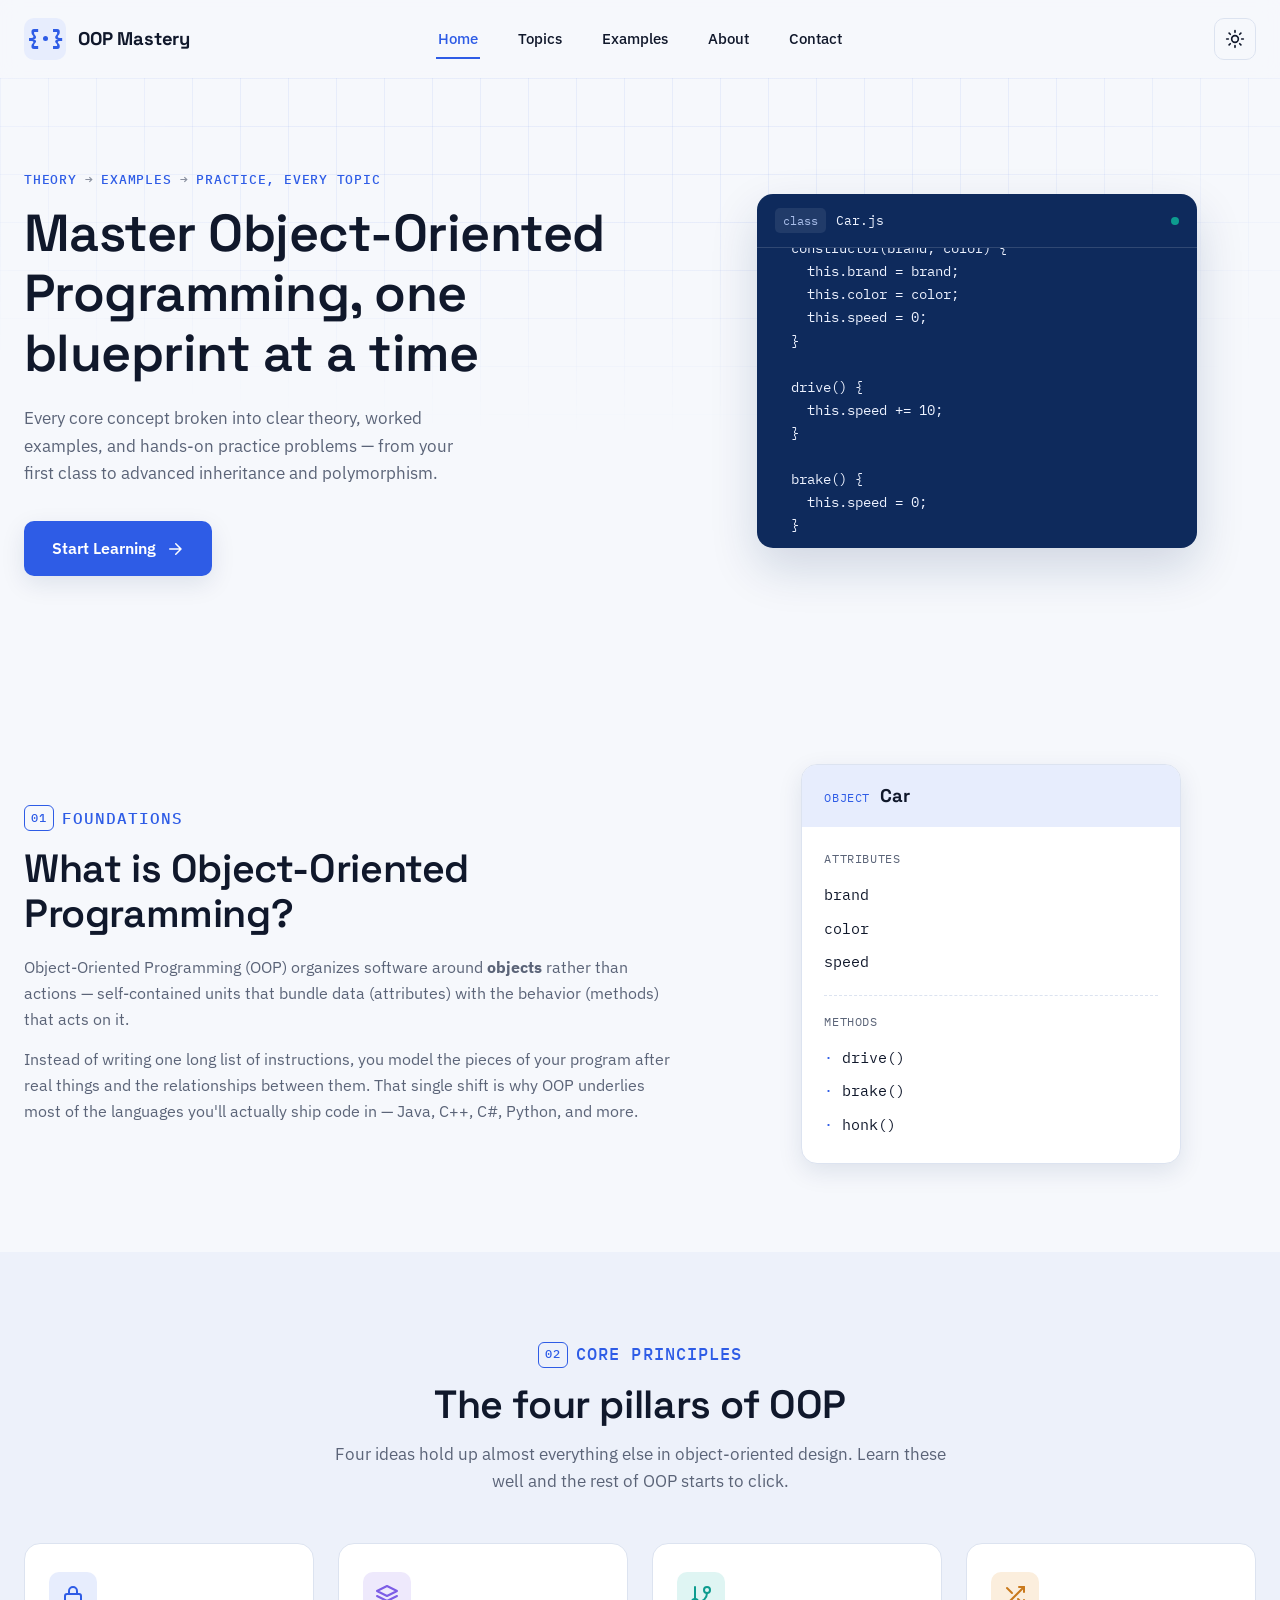
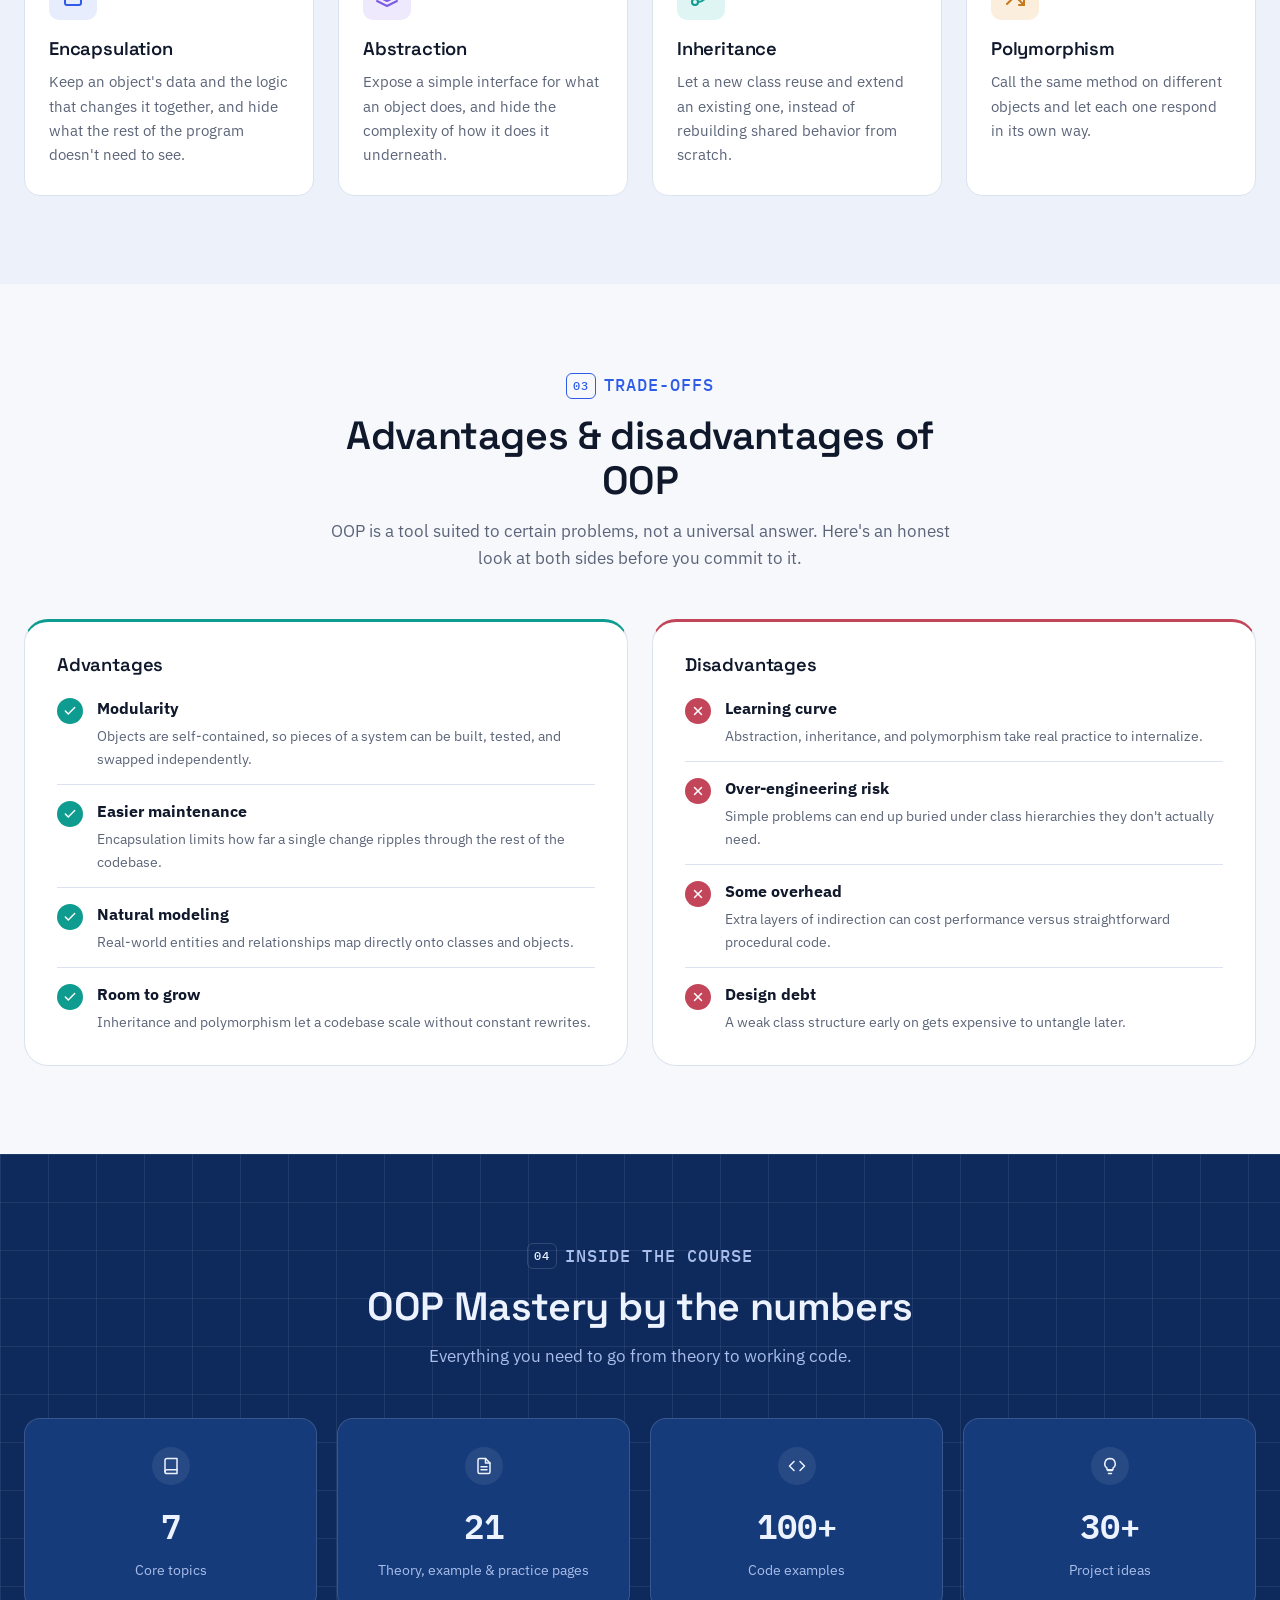
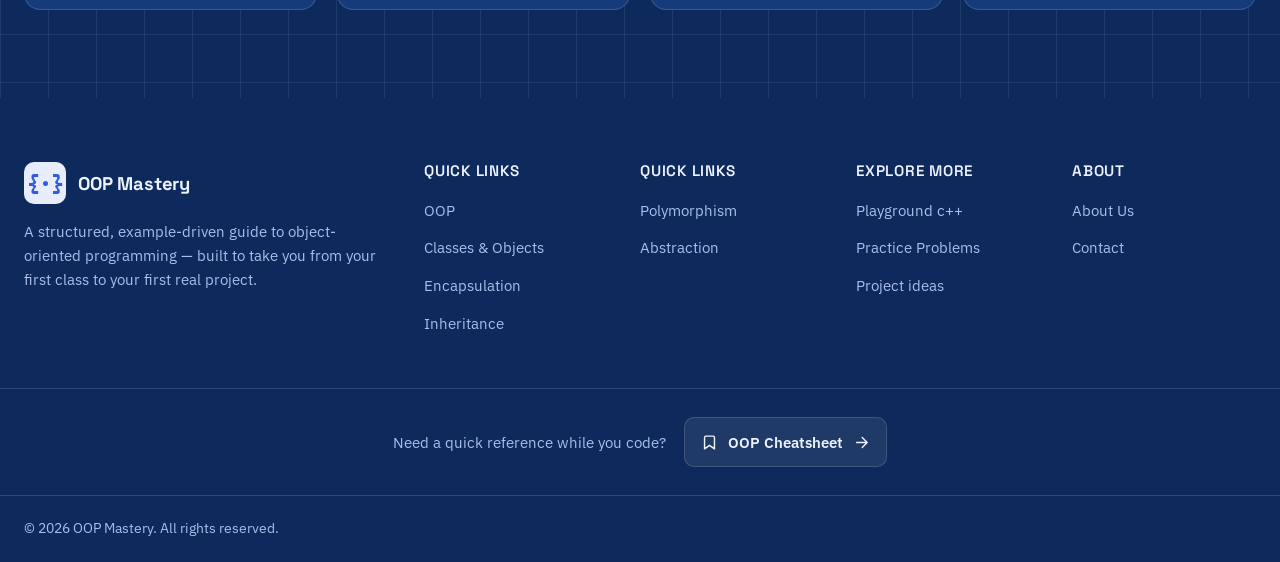
<file: oop hub/index.html>
<!DOCTYPE html>
<html lang="en" data-theme="light">
<head>
  <script>document.documentElement.classList.add('js');</script>

  <meta charset="UTF-8">
  <meta name="viewport" content="width=device-width, initial-scale=1.0">
  <title>OOP Mastery — Learn Object-Oriented Programming</title>
  <meta name="description" content="A structured, example-driven guide to Object-Oriented Programming — clear theory, real examples, and hands-on practice for every core OOP concept.">

  <!-- Fonts: Space Grotesk (display), IBM Plex Sans (body), IBM Plex Mono (code / labels) -->
  <link rel="preconnect" href="https://fonts.googleapis.com">
  <link rel="preconnect" href="https://fonts.gstatic.com" crossorigin>
  <link href="https://fonts.googleapis.com/css2?family=IBM+Plex+Mono:wght@400;500;600&family=IBM+Plex+Sans:wght@400;500;600;700&family=Space+Grotesk:wght@500;600;700&display=swap" rel="stylesheet">

  <link rel="stylesheet" href="css/index.css">
</head>
<body>

  <a href="#main-content" class="skip-link">Skip to content</a>

  <!-- ==========================================================================
       HEADER — brand (left) · 5-item primary nav (center) · theme toggle (right)
       ========================================================================== -->
  <header class="site-header" id="site-header">
    <div class="header-inner container">

      <a href="index.html" class="brand" id="site-logo" aria-label="OOP Mastery — home">
        <span class="logo-badge">
          <span class="logo-mark" aria-hidden="true">{<i class="logo-dot"></i>}</span>
        </span>
        <span class="brand-name">OOP Mastery</span>
      </a>

      <nav class="main-nav" id="main-nav" aria-label="Primary">
        <ul class="nav-list">
          <li><a href="../index.html" class="nav-link is-active" aria-current="page">Home</a></li>
          <li><a href="html/explore.html" class="nav-link">Topics</a></li>
          <li><a href="html/practice.html" class="nav-link">Examples</a></li>
          <li><a href="html/about.html" class="nav-link">About</a></li>
          <li><a href="html/contact.html" class="nav-link">Contact</a></li>
        </ul>
      </nav>

      <div class="header-actions">
        <button type="button" class="theme-toggle" id="theme-toggle" aria-label="Switch to dark theme" aria-pressed="false">
          <svg class="icon icon-sun" viewBox="0 0 24 24" fill="none" stroke="currentColor" stroke-width="2" stroke-linecap="round" stroke-linejoin="round" aria-hidden="true">
            <circle cx="12" cy="12" r="4"></circle>
            <path d="M12 2v2M12 20v2M4.93 4.93l1.41 1.41M17.66 17.66l1.41 1.41M2 12h2M20 12h2M4.93 19.07l1.41-1.41M17.66 6.34l1.41-1.41"></path>
          </svg>
          <svg class="icon icon-moon" viewBox="0 0 24 24" fill="none" stroke="currentColor" stroke-width="2" stroke-linecap="round" stroke-linejoin="round" aria-hidden="true">
            <path d="M21 12.79A9 9 0 1 1 11.21 3 7 7 0 0 0 21 12.79z"></path>
          </svg>
        </button>

        <button type="button" class="nav-toggle" id="nav-toggle" aria-label="Toggle navigation menu" aria-expanded="false" aria-controls="main-nav">
          <span class="nav-toggle-bar"></span>
          <span class="nav-toggle-bar"></span>
          <span class="nav-toggle-bar"></span>
        </button>
      </div>

    </div>
  </header>

  <main id="main-content">

    <!-- ==========================================================================
         HERO
         ========================================================================== -->
    <section class="hero" id="hero">
      <div class="hero-inner container">

        <div class="hero-content">
          <p class="eyebrow">Theory <span class="eyebrow-arrow">→</span> Examples <span class="eyebrow-arrow">→</span> Practice, every topic</p>
          <h1 class="hero-title">Master Object-Oriented Programming, one blueprint at a time</h1>
          <p class="hero-subtitle">Every core concept broken into clear theory, worked examples, and hands-on practice problems — from your first class to advanced inheritance and polymorphism.</p>
          <a href="./html/explore.html" class="btn btn-primary">
            Start Learning
            <svg class="icon icon-arrow" viewBox="0 0 24 24" fill="none" stroke="currentColor" stroke-width="2" stroke-linecap="round" stroke-linejoin="round" aria-hidden="true">
              <path d="M5 12h14M13 5l7 7-7 7"></path>
            </svg>
          </a>
        </div>

        <div class="hero-visual">
          <div class="code-panel schematic-frame" id="hero-code-panel">
            <div class="code-panel-header">
              <span class="code-panel-tag">class</span>
              <span class="code-panel-filename">Car.js</span>
              <span class="code-panel-status" aria-hidden="true"></span>
            </div>
            <!-- Intentionally left empty — inject code / typewriter animation via JS using #hero-code-output -->
            <pre class="code-panel-body"><code id="hero-code-output" class="code-panel-code"></code></pre>
          </div>
        </div>

      </div>
    </section>

    <!-- ==========================================================================
         01 · FOUNDATIONS — What is OOP
         ========================================================================== -->
    <section class="section" id="what-is-oop">
      <div class="container section-grid">

        <div class="section-text" data-reveal>
          <p class="eyebrow"><span class="eyebrow-num">01</span> Foundations</p>
          <h2>What is Object-Oriented Programming?</h2>
          <p>Object-Oriented Programming (OOP) organizes software around <strong>objects</strong> rather than actions — self-contained units that bundle data (attributes) with the behavior (methods) that acts on it.</p>
          <p>Instead of writing one long list of instructions, you model the pieces of your program after real things and the relationships between them. That single shift is why OOP underlies most of the languages you'll actually ship code in — Java, C++, C#, Python, and more.</p>
        </div>

        <div class="section-visual" data-reveal>
          <div class="object-card schematic-frame">
            <div class="object-card-header">
              <span class="object-card-tag">object</span>
              <span class="object-card-name">Car</span>
            </div>
            <div class="object-card-body">
              <div class="object-card-group">
                <span class="object-card-label">Attributes</span>
                <ul class="object-card-list">
                  <li>brand</li>
                  <li>color</li>
                  <li>speed</li>
                </ul>
              </div>
              <div class="object-card-divider" aria-hidden="true"></div>
              <div class="object-card-group">
                <span class="object-card-label">Methods</span>
                <ul class="object-card-list object-card-list--mono">
                  <li>drive()</li>
                  <li>brake()</li>
                  <li>honk()</li>
                </ul>
              </div>
            </div>
          </div>
        </div>

      </div>
    </section>

    <!-- ==========================================================================
         02 · CORE PRINCIPLES — The Four Pillars
         ========================================================================== -->
    <section class="section section--alt" id="oop-pillars">
      <div class="container">

        <div class="section-heading" data-reveal>
          <p class="eyebrow"><span class="eyebrow-num">02</span> Core Principles</p>
          <h2>The four pillars of OOP</h2>
          <p>Four ideas hold up almost everything else in object-oriented design. Learn these well and the rest of OOP starts to click.</p>
        </div>

        <div class="pillars-grid">

          <article class="pillar-card" data-reveal>
            <div class="pillar-icon pillar-icon--encapsulation">
              <svg viewBox="0 0 24 24" fill="none" stroke="currentColor" stroke-width="2" stroke-linecap="round" stroke-linejoin="round" aria-hidden="true">
                <rect x="4" y="10" width="16" height="11" rx="2"></rect>
                <path d="M8 10V7a4 4 0 0 1 8 0v3"></path>
              </svg>
            </div>
            <h3 class="pillar-name">Encapsulation</h3>
            <p class="pillar-desc">Keep an object's data and the logic that changes it together, and hide what the rest of the program doesn't need to see.</p>
          </article>

          <article class="pillar-card" data-reveal>
            <div class="pillar-icon pillar-icon--abstraction">
              <svg viewBox="0 0 24 24" fill="none" stroke="currentColor" stroke-width="2" stroke-linecap="round" stroke-linejoin="round" aria-hidden="true">
                <path d="M12 2 2 7l10 5 10-5-10-5z"></path>
                <path d="M2 17l10 5 10-5"></path>
                <path d="M2 12l10 5 10-5"></path>
              </svg>
            </div>
            <h3 class="pillar-name">Abstraction</h3>
            <p class="pillar-desc">Expose a simple interface for what an object does, and hide the complexity of how it does it underneath.</p>
          </article>

          <article class="pillar-card" data-reveal>
            <div class="pillar-icon pillar-icon--inheritance">
              <svg viewBox="0 0 24 24" fill="none" stroke="currentColor" stroke-width="2" stroke-linecap="round" stroke-linejoin="round" aria-hidden="true">
                <line x1="6" y1="3" x2="6" y2="15"></line>
                <circle cx="18" cy="6" r="3"></circle>
                <circle cx="6" cy="18" r="3"></circle>
                <path d="M18 9a9 9 0 0 1-9 9"></path>
              </svg>
            </div>
            <h3 class="pillar-name">Inheritance</h3>
            <p class="pillar-desc">Let a new class reuse and extend an existing one, instead of rebuilding shared behavior from scratch.</p>
          </article>

          <article class="pillar-card" data-reveal>
            <div class="pillar-icon pillar-icon--polymorphism">
              <svg viewBox="0 0 24 24" fill="none" stroke="currentColor" stroke-width="2" stroke-linecap="round" stroke-linejoin="round" aria-hidden="true">
                <polyline points="16 3 21 3 21 8"></polyline>
                <line x1="4" y1="20" x2="21" y2="3"></line>
                <polyline points="21 16 21 21 16 21"></polyline>
                <line x1="15" y1="15" x2="21" y2="21"></line>
                <line x1="4" y1="4" x2="9" y2="9"></line>
              </svg>
            </div>
            <h3 class="pillar-name">Polymorphism</h3>
            <p class="pillar-desc">Call the same method on different objects and let each one respond in its own way.</p>
          </article>

        </div>
      </div>
    </section>

    <!-- ==========================================================================
         03 · TRADE-OFFS — Advantages vs Disadvantages
         ========================================================================== -->
    <section class="section" id="pros-cons">
      <div class="container">

        <div class="section-heading" data-reveal>
          <p class="eyebrow"><span class="eyebrow-num">03</span> Trade-offs</p>
          <h2>Advantages &amp; disadvantages of OOP</h2>
          <p>OOP is a tool suited to certain problems, not a universal answer. Here's an honest look at both sides before you commit to it.</p>
        </div>

        <div class="pros-cons-grid">

          <div class="comparison-card comparison-card--pros" data-reveal>
            <h3 class="comparison-title">Advantages</h3>
            <ul class="comparison-list">
              <li class="comparison-item">
                <span class="comparison-icon comparison-icon--pro" aria-hidden="true">
                  <svg viewBox="0 0 24 24" fill="none" stroke="currentColor" stroke-width="2.5" stroke-linecap="round" stroke-linejoin="round"><polyline points="20 6 9 17 4 12"></polyline></svg>
                </span>
                <div class="comparison-text">
                  <strong>Modularity</strong>
                  <p>Objects are self-contained, so pieces of a system can be built, tested, and swapped independently.</p>
                </div>
              </li>
              <li class="comparison-item">
                <span class="comparison-icon comparison-icon--pro" aria-hidden="true">
                  <svg viewBox="0 0 24 24" fill="none" stroke="currentColor" stroke-width="2.5" stroke-linecap="round" stroke-linejoin="round"><polyline points="20 6 9 17 4 12"></polyline></svg>
                </span>
                <div class="comparison-text">
                  <strong>Easier maintenance</strong>
                  <p>Encapsulation limits how far a single change ripples through the rest of the codebase.</p>
                </div>
              </li>
              <li class="comparison-item">
                <span class="comparison-icon comparison-icon--pro" aria-hidden="true">
                  <svg viewBox="0 0 24 24" fill="none" stroke="currentColor" stroke-width="2.5" stroke-linecap="round" stroke-linejoin="round"><polyline points="20 6 9 17 4 12"></polyline></svg>
                </span>
                <div class="comparison-text">
                  <strong>Natural modeling</strong>
                  <p>Real-world entities and relationships map directly onto classes and objects.</p>
                </div>
              </li>
              <li class="comparison-item">
                <span class="comparison-icon comparison-icon--pro" aria-hidden="true">
                  <svg viewBox="0 0 24 24" fill="none" stroke="currentColor" stroke-width="2.5" stroke-linecap="round" stroke-linejoin="round"><polyline points="20 6 9 17 4 12"></polyline></svg>
                </span>
                <div class="comparison-text">
                  <strong>Room to grow</strong>
                  <p>Inheritance and polymorphism let a codebase scale without constant rewrites.</p>
                </div>
              </li>
            </ul>
          </div>

          <div class="comparison-card comparison-card--cons" data-reveal>
            <h3 class="comparison-title">Disadvantages</h3>
            <ul class="comparison-list">
              <li class="comparison-item">
                <span class="comparison-icon comparison-icon--con" aria-hidden="true">
                  <svg viewBox="0 0 24 24" fill="none" stroke="currentColor" stroke-width="2.5" stroke-linecap="round" stroke-linejoin="round"><line x1="18" y1="6" x2="6" y2="18"></line><line x1="6" y1="6" x2="18" y2="18"></line></svg>
                </span>
                <div class="comparison-text">
                  <strong>Learning curve</strong>
                  <p>Abstraction, inheritance, and polymorphism take real practice to internalize.</p>
                </div>
              </li>
              <li class="comparison-item">
                <span class="comparison-icon comparison-icon--con" aria-hidden="true">
                  <svg viewBox="0 0 24 24" fill="none" stroke="currentColor" stroke-width="2.5" stroke-linecap="round" stroke-linejoin="round"><line x1="18" y1="6" x2="6" y2="18"></line><line x1="6" y1="6" x2="18" y2="18"></line></svg>
                </span>
                <div class="comparison-text">
                  <strong>Over-engineering risk</strong>
                  <p>Simple problems can end up buried under class hierarchies they don't actually need.</p>
                </div>
              </li>
              <li class="comparison-item">
                <span class="comparison-icon comparison-icon--con" aria-hidden="true">
                  <svg viewBox="0 0 24 24" fill="none" stroke="currentColor" stroke-width="2.5" stroke-linecap="round" stroke-linejoin="round"><line x1="18" y1="6" x2="6" y2="18"></line><line x1="6" y1="6" x2="18" y2="18"></line></svg>
                </span>
                <div class="comparison-text">
                  <strong>Some overhead</strong>
                  <p>Extra layers of indirection can cost performance versus straightforward procedural code.</p>
                </div>
              </li>
              <li class="comparison-item">
                <span class="comparison-icon comparison-icon--con" aria-hidden="true">
                  <svg viewBox="0 0 24 24" fill="none" stroke="currentColor" stroke-width="2.5" stroke-linecap="round" stroke-linejoin="round"><line x1="18" y1="6" x2="6" y2="18"></line><line x1="6" y1="6" x2="18" y2="18"></line></svg>
                </span>
                <div class="comparison-text">
                  <strong>Design debt</strong>
                  <p>A weak class structure early on gets expensive to untangle later.</p>
                </div>
              </li>
            </ul>
          </div>

        </div>
      </div>
    </section>

    <!-- ==========================================================================
         04 · INSIDE THE COURSE — Stats band (fixed "blueprint" palette, both themes)
         ========================================================================== -->
    <section class="section stats-band" id="site-stats">
      <div class="container">

        <div class="section-heading section-heading--band" data-reveal>
          <p class="eyebrow eyebrow--band"><span class="eyebrow-num">04</span> Inside the course</p>
          <h2>OOP Mastery by the numbers</h2>
          <p>Everything you need to go from theory to working code.</p>
        </div>

        <div class="stats-grid">

          <div class="stat-card" data-reveal>
            <span class="stat-icon" aria-hidden="true">
              <svg viewBox="0 0 24 24" fill="none" stroke="currentColor" stroke-width="2" stroke-linecap="round" stroke-linejoin="round">
                <path d="M4 19.5A2.5 2.5 0 0 1 6.5 17H20"></path>
                <path d="M6.5 2H20v20H6.5A2.5 2.5 0 0 1 4 19.5v-15A2.5 2.5 0 0 1 6.5 2z"></path>
              </svg>
            </span>
            <span class="stat-number">7</span>
            <span class="stat-label">Core topics</span>
          </div>

          <div class="stat-card" data-reveal>
            <span class="stat-icon" aria-hidden="true">
              <svg viewBox="0 0 24 24" fill="none" stroke="currentColor" stroke-width="2" stroke-linecap="round" stroke-linejoin="round">
                <path d="M14 2H6a2 2 0 0 0-2 2v16a2 2 0 0 0 2 2h12a2 2 0 0 0 2-2V8z"></path>
                <polyline points="14 2 14 8 20 8"></polyline>
                <line x1="16" y1="13" x2="8" y2="13"></line>
                <line x1="16" y1="17" x2="8" y2="17"></line>
              </svg>
            </span>
            <span class="stat-number">21</span>
            <span class="stat-label">Theory, example &amp; practice pages</span>
          </div>

          <div class="stat-card" data-reveal>
            <span class="stat-icon" aria-hidden="true">
              <svg viewBox="0 0 24 24" fill="none" stroke="currentColor" stroke-width="2" stroke-linecap="round" stroke-linejoin="round">
                <polyline points="16 18 22 12 16 6"></polyline>
                <polyline points="8 6 2 12 8 18"></polyline>
              </svg>
            </span>
            <span class="stat-number">100+</span>
            <span class="stat-label">Code examples</span>
          </div>

          <div class="stat-card" data-reveal>
            <span class="stat-icon" aria-hidden="true">
              <svg viewBox="0 0 24 24" fill="none" stroke="currentColor" stroke-width="2" stroke-linecap="round" stroke-linejoin="round">
                <path d="M9 18h6M10 22h4M12 2a7 7 0 0 0-4 12.7V17h8v-2.3A7 7 0 0 0 12 2z"></path>
              </svg>
            </span>
            <span class="stat-number">30+</span>
            <span class="stat-label">Project ideas</span>
          </div>

        </div>
      </div>
    </section>

  </main>

  <!-- ==========================================================================
       FOOTER — brand + description · Quick Links (5) + prominent Cheatsheet · About
       ========================================================================== -->
  <footer class="site-footer" id="site-footer">
    <div class="container footer-grid">
 
      <div class="footer-brand">
        <a href="index.html" class="brand">
          <span class="logo-badge">
            <span class="logo-mark" aria-hidden="true">{<i class="logo-dot"></i>}</span>
          </span>
          <span class="brand-name">OOP Mastery</span>
        </a>
        <p class="footer-desc">A structured, example-driven guide to object-oriented programming — built to take you from your first class to your first real project.</p>
      </div>
 
      <div class="footer-col">
        <h3 class="footer-heading">Quick links</h3>
        <ul class="footer-links">
          <li><a href="html/oop.html">OOP</a></li>
          <li><a href="html/classes.html">Classes &amp; Objects</a></li>
          <li><a href="html/encapsulation.html">Encapsulation</a></li>
          <li><a href="html/inheritance.html" >Inheritance</a></li>
        </ul>
      </div>

      <div class="footer-col">
        <h3 class="footer-heading">Quick Links</h3>
        <ul class="footer-links">
          <li><a href="html/polymoorphism.html">Polymorphism</a></li>
          <li><a href="html/abstraction.html">Abstraction</a></li>
        </ul>
      </div>
 
      <div class="footer-col">
          <h3 class="footer-heading">Explore More</h3>
        <ul class="footer-links">
          <li><a href="html/explore.html">Playground c++</a></li>
          <li><a href="html/practice.html">Practice Problems</a></li>
          <li><a href="html/practice.html">Project ideas</a></li>
        </ul>
      </div>
 
 
      <div class="footer-col">
        <h3 class="footer-heading">About</h3>
        <ul class="footer-links">
          <li><a href="html/about.html">About Us</a></li>
          <li><a href="html/contact.html">Contact</a></li>
        </ul>
      </div>
 
    </div>
 
    <div class="footer-cheatsheet-band">
      <div class="container footer-cheatsheet-inner">
        <p class="footer-cheatsheet-label">Need a quick reference while you code?</p>
        <a href="../html/cheatsheet.html" class="footer-cheatsheet" id="footer-cheatsheet-link">
          <svg viewBox="0 0 24 24" fill="none" stroke="currentColor" stroke-width="2" stroke-linecap="round" stroke-linejoin="round" aria-hidden="true">
            <path d="M19 21l-7-5-7 5V5a2 2 0 0 1 2-2h10a2 2 0 0 1 2 2z"></path>
          </svg>
          <span>OOP Cheatsheet</span>
          <svg class="footer-cheatsheet-arrow" viewBox="0 0 24 24" fill="none" stroke="currentColor" stroke-width="2" stroke-linecap="round" stroke-linejoin="round" aria-hidden="true">
            <path d="M5 12h14M13 5l7 7-7 7"></path>
          </svg>
        </a>
      </div>
    </div>
 
    <div class="footer-bottom">
      <div class="container footer-bottom-inner">
        <p>&copy; 2026 OOP Mastery. All rights reserved.</p>
      </div>
    </div>
  </footer>

  <script src="js/theme.js"></script>
  <script src="js/scrollingCode.js"></script>
</body>
</html>
</file>
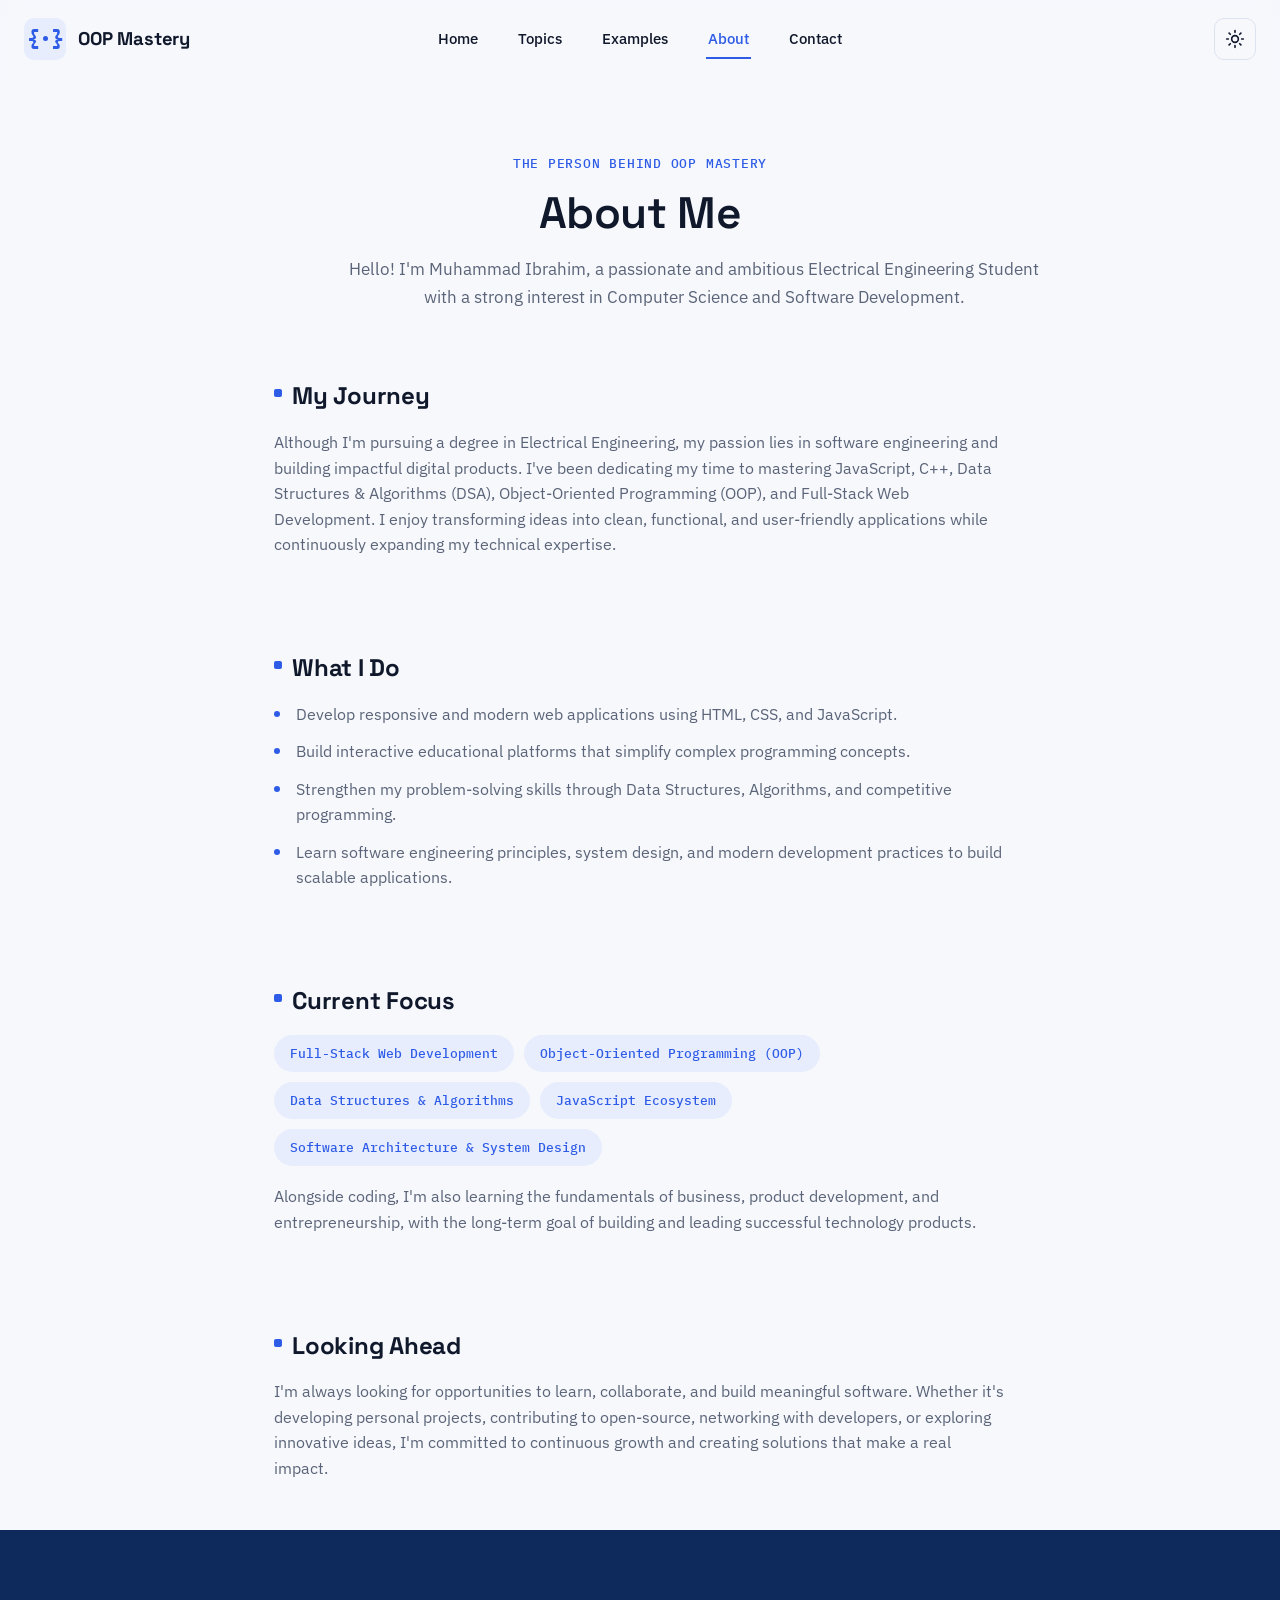
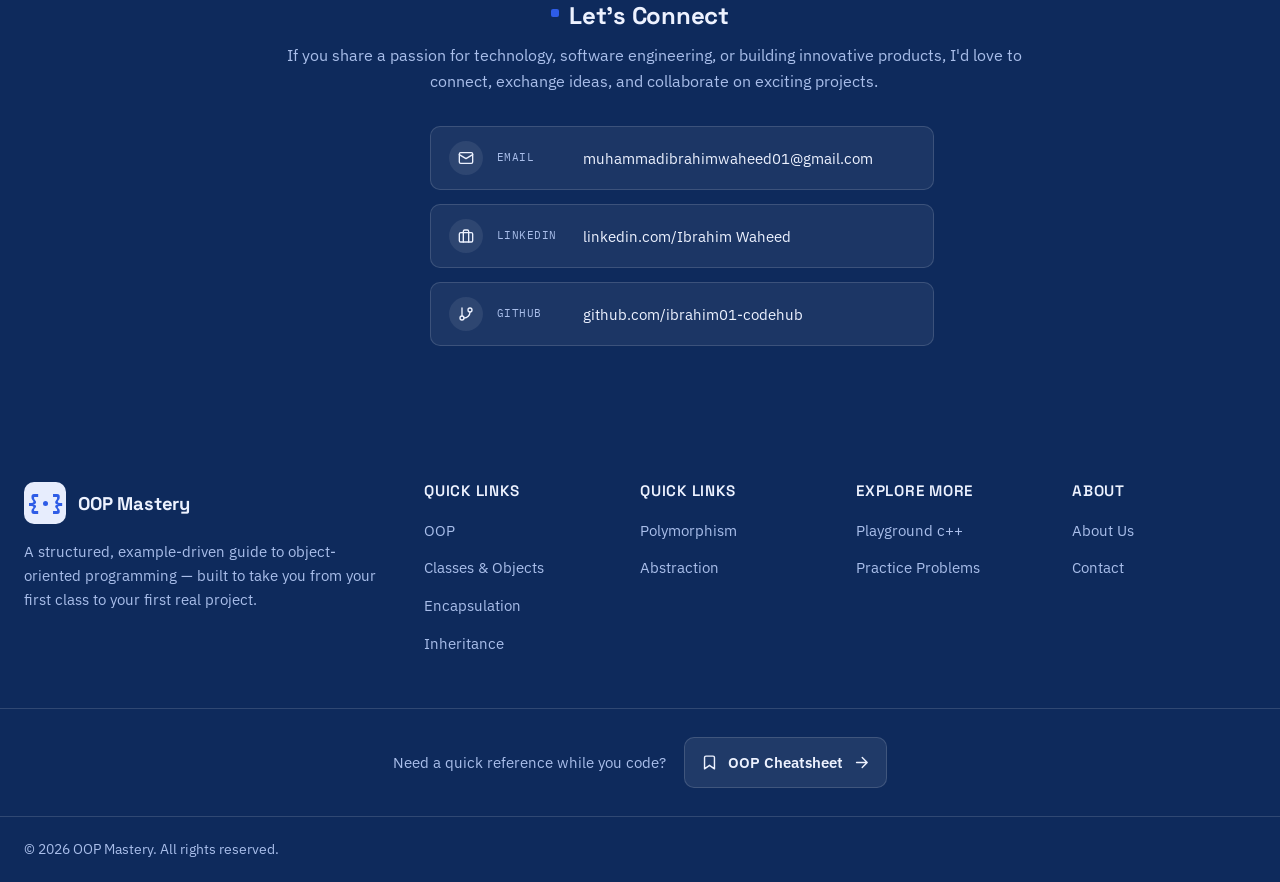
<file: oop hub/html/about.html>
<!DOCTYPE html>
<html lang="en" data-theme="light">
<head>
  <script>document.documentElement.classList.add('js');</script>

  <meta charset="UTF-8">
  <meta name="viewport" content="width=device-width, initial-scale=1.0">
  <title>OOP Mastery — Learn Object-Oriented Programming</title>
  <meta name="description" content="A structured, example-driven guide to Object-Oriented Programming — clear theory, real examples, and hands-on practice for every core OOP concept.">

  <!-- Fonts: Space Grotesk (display), IBM Plex Sans (body), IBM Plex Mono (code / labels) -->
  <link rel="preconnect" href="https://fonts.googleapis.com">
  <link rel="preconnect" href="https://fonts.gstatic.com" crossorigin>
  <link href="https://fonts.googleapis.com/css2?family=IBM+Plex+Mono:wght@400;500;600&family=IBM+Plex+Sans:wght@400;500;600;700&family=Space+Grotesk:wght@500;600;700&display=swap" rel="stylesheet">

  <link rel="stylesheet" href="../css/index.css">
  <link rel="stylesheet" href="../css/about.css">
</head>
<body>

  <a href="#main-content" class="skip-link">Skip to content</a>

  <!-- ==========================================================================
       HEADER — brand (left) · 5-item primary nav (center) · theme toggle (right)
       ========================================================================== -->
  <header class="site-header" id="site-header">
    <div class="header-inner container">

      <a href="index.html" class="brand" id="site-logo" aria-label="OOP Mastery — home">
        <span class="logo-badge">
          <span class="logo-mark" aria-hidden="true">{<i class="logo-dot"></i>}</span>
        </span>
        <span class="brand-name">OOP Mastery</span>
      </a>

      <nav class="main-nav" id="main-nav" aria-label="Primary">
        <ul class="nav-list">
          <li><a href="../index.html" class="nav-link" aria-current="page">Home</a></li>
          <li><a href="explore.html" class="nav-link">Topics</a></li>
          <li><a href="practice.html" class="nav-link">Examples</a></li>
          <li><a href="about.html" class="nav-link is-active">About</a></li>
          <li><a href="contact.html" class="nav-link">Contact</a></li>
        </ul>
      </nav>

      <div class="header-actions">
        <button type="button" class="theme-toggle" id="theme-toggle" aria-label="Switch to dark theme" aria-pressed="false">
          <svg class="icon icon-sun" viewBox="0 0 24 24" fill="none" stroke="currentColor" stroke-width="2" stroke-linecap="round" stroke-linejoin="round" aria-hidden="true">
            <circle cx="12" cy="12" r="4"></circle>
            <path d="M12 2v2M12 20v2M4.93 4.93l1.41 1.41M17.66 17.66l1.41 1.41M2 12h2M20 12h2M4.93 19.07l1.41-1.41M17.66 6.34l1.41-1.41"></path>
          </svg>
          <svg class="icon icon-moon" viewBox="0 0 24 24" fill="none" stroke="currentColor" stroke-width="2" stroke-linecap="round" stroke-linejoin="round" aria-hidden="true">
            <path d="M21 12.79A9 9 0 1 1 11.21 3 7 7 0 0 0 21 12.79z"></path>
          </svg>
        </button>

        <button type="button" class="nav-toggle" id="nav-toggle" aria-label="Toggle navigation menu" aria-expanded="false" aria-controls="main-nav">
          <span class="nav-toggle-bar"></span>
          <span class="nav-toggle-bar"></span>
          <span class="nav-toggle-bar"></span>
        </button>
      </div>

    </div>
  </header>

  <main id="main-content">

    <!-- ==========================================================================
         ABOUT HERO — intro blurb
         ========================================================================== -->
    <section class="about-hero" id="about-hero">
      <div class="container about-hero-inner">
        <p class="eyebrow">The person behind OOP Mastery</p>
        <h1>About Me</h1>
        <p class="about-hero-text">Hello! I'm Muhammad Ibrahim, a passionate and ambitious Electrical Engineering Student with a strong interest in Computer Science and Software Development.</p>
      </div>
    </section>

    <!-- ==========================================================================
         MY JOURNEY
         ========================================================================== -->
    <section class="about-block" id="about-journey">
      <div class="container about-block-inner">
        <h2 class="about-block-label">My Journey</h2>
        <div class="about-block-content">
          <p>Although I'm pursuing a degree in Electrical Engineering, my passion lies in software engineering and building impactful digital products. I've been dedicating my time to mastering JavaScript, C++, Data Structures &amp; Algorithms (DSA), Object-Oriented Programming (OOP), and Full-Stack Web Development. I enjoy transforming ideas into clean, functional, and user-friendly applications while continuously expanding my technical expertise.</p>
        </div>
      </div>
    </section>

    <!-- ==========================================================================
         WHAT I DO
         ========================================================================== -->
    <section class="about-block about-block--alt" id="about-what-i-do">
      <div class="container about-block-inner">
        <h2 class="about-block-label">What I Do</h2>
        <ul class="about-block-content about-list">
          <li>Develop responsive and modern web applications using HTML, CSS, and JavaScript.</li>
          <li>Build interactive educational platforms that simplify complex programming concepts.</li>
          <li>Strengthen my problem-solving skills through Data Structures, Algorithms, and competitive programming.</li>
          <li>Learn software engineering principles, system design, and modern development practices to build scalable applications.</li>
        </ul>
      </div>
    </section>

    <!-- ==========================================================================
         CURRENT FOCUS
         ========================================================================== -->
    <section class="about-block" id="about-current-focus">
      <div class="container about-block-inner">
        <h2 class="about-block-label">Current Focus</h2>
        <div class="about-block-content">
          <ul class="about-tags">
            <li>Full-Stack Web Development</li>
            <li>Object-Oriented Programming (OOP)</li>
            <li>Data Structures &amp; Algorithms</li>
            <li>JavaScript Ecosystem</li>
            <li>Software Architecture &amp; System Design</li>
          </ul>
          <p>Alongside coding, I'm also learning the fundamentals of business, product development, and entrepreneurship, with the long-term goal of building and leading successful technology products.</p>
        </div>
      </div>
    </section>

    <!-- ==========================================================================
         LOOKING AHEAD
         ========================================================================== -->
    <section class="about-block about-block--alt" id="about-looking-ahead">
      <div class="container about-block-inner">
        <h2 class="about-block-label">Looking Ahead</h2>
        <div class="about-block-content">
          <p>I'm always looking for opportunities to learn, collaborate, and build meaningful software. Whether it's developing personal projects, contributing to open-source, networking with developers, or exploring innovative ideas, I'm committed to continuous growth and creating solutions that make a real impact.</p>
        </div>
      </div>
    </section>

    <!-- ==========================================================================
         LET'S CONNECT — contact list
         Placeholder values below — swap in your real handles/links.
         ========================================================================== -->
    <section class="about-connect" id="about-connect">
      <div class="container about-connect-inner">
        <h2 class="about-block-label">Let's Connect</h2>
        <p>If you share a passion for technology, software engineering, or building innovative products, I'd love to connect, exchange ideas, and collaborate on exciting projects.</p>

        <ul class="contact-list">
          <li class="contact-item">
            <span class="contact-icon" aria-hidden="true">
              <svg viewBox="0 0 24 24" fill="none" stroke="currentColor" stroke-width="2" stroke-linecap="round" stroke-linejoin="round">
                <rect x="2" y="4" width="20" height="16" rx="2"></rect>
                <path d="M2 7l10 6 10-6"></path>
              </svg>
            </span>
            <span class="contact-label">Email</span>
            <a href="mailto:muhammadibrahimwaheed01@gmail.com" class="contact-value">muhammadibrahimwaheed01@gmail.com</a>
          </li>
          <li class="contact-item">
            <span class="contact-icon" aria-hidden="true">
              <svg viewBox="0 0 24 24" fill="none" stroke="currentColor" stroke-width="2" stroke-linecap="round" stroke-linejoin="round">
                <rect x="2" y="7" width="20" height="14" rx="2"></rect>
                <path d="M16 21V5a2 2 0 0 0-2-2h-4a2 2 0 0 0-2 2v16"></path>
              </svg>
            </span>
            <span class="contact-label">LinkedIn</span>
            <a href="https://www.linkedin.com/in/ibrahim-waheed-7b8002423/" class="contact-value" target="_blank" rel="noopener noreferrer">linkedin.com/Ibrahim Waheed</a>
          </li>
          <li class="contact-item">
            <span class="contact-icon" aria-hidden="true">
              <svg viewBox="0 0 24 24" fill="none" stroke="currentColor" stroke-width="2" stroke-linecap="round" stroke-linejoin="round">
                <line x1="6" y1="3" x2="6" y2="15"></line>
                <circle cx="18" cy="6" r="3"></circle>
                <circle cx="6" cy="18" r="3"></circle>
                <path d="M18 9a9 9 0 0 1-9 9"></path>
              </svg>
            </span>
            <span class="contact-label">GitHub</span>
            <a href="https://github.com/ibrahim01-codehub" class="contact-value" target="_blank" rel="noopener noreferrer">github.com/ibrahim01-codehub</a>
          </li>
        </ul>
      </div>
    </section>

  </main>

 
 <footer class="site-footer" id="site-footer">
    <div class="container footer-grid">
 
      <div class="footer-brand">
        <a href="index.html" class="brand">
          <span class="logo-badge">
            <span class="logo-mark" aria-hidden="true">{<i class="logo-dot"></i>}</span>
          </span>
          <span class="brand-name">OOP Mastery</span>
        </a>
        <p class="footer-desc">A structured, example-driven guide to object-oriented programming — built to take you from your first class to your first real project.</p>
      </div>
 
      <div class="footer-col">
        <h3 class="footer-heading">Quick links</h3>
        <ul class="footer-links">
          <li><a href="oop.html">OOP</a></li>
          <li><a href="classes.html">Classes &amp; Objects</a></li>
          <li><a href="encapsulation.html">Encapsulation</a></li>
          <li><a href="inheritance.html" >Inheritance</a></li>
        </ul>
      </div>

      <div class="footer-col">
        <h3 class="footer-heading">Quick Links</h3>
        <ul class="footer-links">
          <li><a href="polymoorphism.html">Polymorphism</a></li>
          <li><a href="abstraction.html">Abstraction</a></li>
        </ul>
      </div>
 
      <div class="footer-col">
          <h3 class="footer-heading">Explore More</h3>
        <ul class="footer-links">
          <li><a href="playground.html">Playground c++</a></li>
          <li><a href="practice.html">Practice Problems</a></li>
        </ul>
      </div>
 
 
      <div class="footer-col">
        <h3 class="footer-heading">About</h3>
        <ul class="footer-links">
          <li><a href="about.html">About Us</a></li>
          <li><a href="contact.html">Contact</a></li>
        </ul>
      </div>
 
    </div>
 
    <div class="footer-cheatsheet-band">
      <div class="container footer-cheatsheet-inner">
        <p class="footer-cheatsheet-label">Need a quick reference while you code?</p>
        <a href="cheatsheet.html" class="footer-cheatsheet" id="footer-cheatsheet-link">
          <svg viewBox="0 0 24 24" fill="none" stroke="currentColor" stroke-width="2" stroke-linecap="round" stroke-linejoin="round" aria-hidden="true">
            <path d="M19 21l-7-5-7 5V5a2 2 0 0 1 2-2h10a2 2 0 0 1 2 2z"></path>
          </svg>
          <span>OOP Cheatsheet</span>
          <svg class="footer-cheatsheet-arrow" viewBox="0 0 24 24" fill="none" stroke="currentColor" stroke-width="2" stroke-linecap="round" stroke-linejoin="round" aria-hidden="true">
            <path d="M5 12h14M13 5l7 7-7 7"></path>
          </svg>
        </a>
      </div>
    </div>
 
    <div class="footer-bottom">
      <div class="container footer-bottom-inner">
        <p>&copy; 2026 OOP Mastery. All rights reserved.</p>
      </div>
    </div>
  </footer>

  <script src="../js/theme.js"></script>
</body>
</html>
</file>
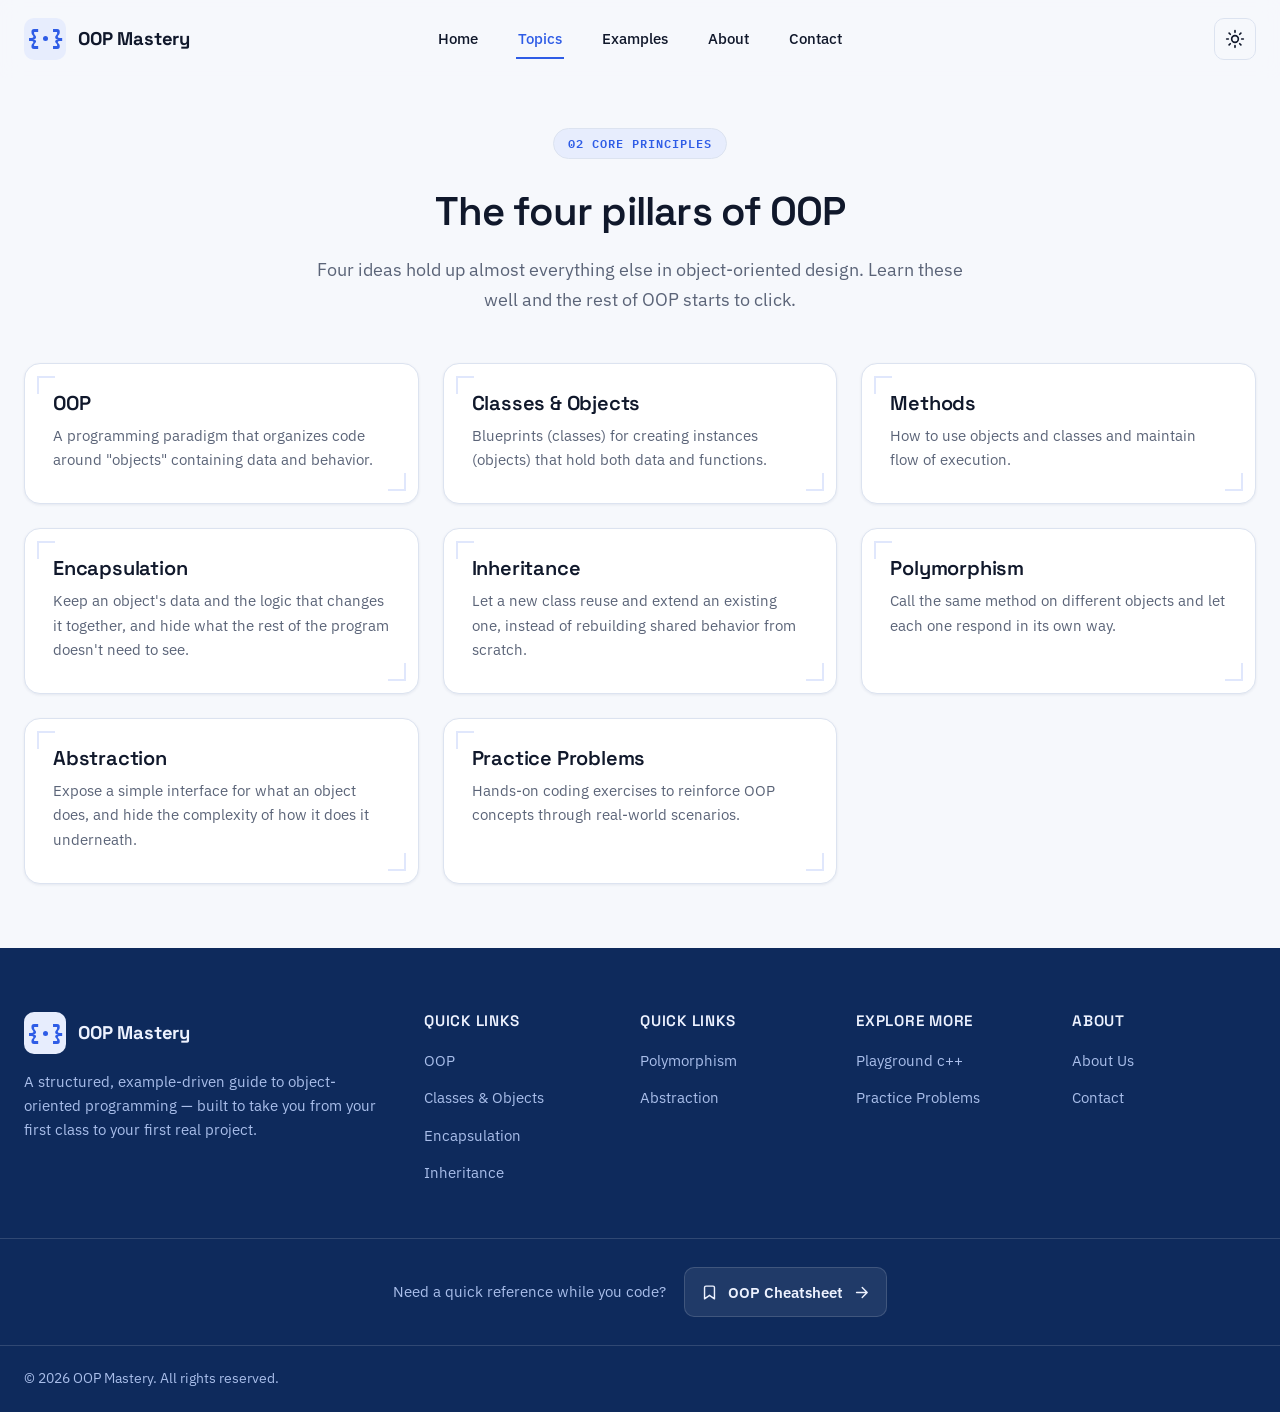
<file: oop hub/html/explore.html>
<!DOCTYPE html>
<html lang="en" data-theme="light">
<head>
  <script>document.documentElement.classList.add('js');</script>

  <meta charset="UTF-8">
  <meta name="viewport" content="width=device-width, initial-scale=1.0">
  <title>OOP Mastery — Learn Object-Oriented Programming</title>
  <meta name="description" content="A structured, example-driven guide to Object-Oriented Programming — clear theory, real examples, and hands-on practice for every core OOP concept.">

  <!-- Fonts: Space Grotesk (display), IBM Plex Sans (body), IBM Plex Mono (code / labels) -->
  <link rel="preconnect" href="https://fonts.googleapis.com">
  <link rel="preconnect" href="https://fonts.gstatic.com" crossorigin>
  <link href="https://fonts.googleapis.com/css2?family=IBM+Plex+Mono:wght@400;500;600&family=IBM+Plex+Sans:wght@400;500;600;700&family=Space+Grotesk:wght@500;600;700&display=swap" rel="stylesheet">

  <link rel="stylesheet" href="../css/index.css">
  <link rel="stylesheet" href="../css/explore.css">
</head>
<body>

  <a href="#main-content" class="skip-link">Skip to content</a>

  <!-- ==========================================================================
       HEADER — brand (left) · 5-item primary nav (center) · theme toggle (right)
       ========================================================================== -->
  <header class="site-header" id="site-header">
    <div class="header-inner container">

      <a href="index.html" class="brand" id="site-logo" aria-label="OOP Mastery — home">
        <span class="logo-badge">
          <span class="logo-mark" aria-hidden="true">{<i class="logo-dot"></i>}</span>
        </span>
        <span class="brand-name">OOP Mastery</span>
      </a>

      <nav class="main-nav" id="main-nav" aria-label="Primary">
        <ul class="nav-list">
          <li><a href="../index.html" class="nav-link" aria-current="page">Home</a></li>
          <li><a href="explore.html" class="nav-link is-active">Topics</a></li>
          <li><a href="practice.html" class="nav-link">Examples</a></li>
          <li><a href="about.html" class="nav-link">About</a></li>
          <li><a href="contact.html" class="nav-link">Contact</a></li>
        </ul>
      </nav>

      <div class="header-actions">
        <button type="button" class="theme-toggle" id="theme-toggle" aria-label="Switch to dark theme" aria-pressed="false">
          <svg class="icon icon-sun" viewBox="0 0 24 24" fill="none" stroke="currentColor" stroke-width="2" stroke-linecap="round" stroke-linejoin="round" aria-hidden="true">
            <circle cx="12" cy="12" r="4"></circle>
            <path d="M12 2v2M12 20v2M4.93 4.93l1.41 1.41M17.66 17.66l1.41 1.41M2 12h2M20 12h2M4.93 19.07l1.41-1.41M17.66 6.34l1.41-1.41"></path>
          </svg>
          <svg class="icon icon-moon" viewBox="0 0 24 24" fill="none" stroke="currentColor" stroke-width="2" stroke-linecap="round" stroke-linejoin="round" aria-hidden="true">
            <path d="M21 12.79A9 9 0 1 1 11.21 3 7 7 0 0 0 21 12.79z"></path>
          </svg>
        </button>

        <button type="button" class="nav-toggle" id="nav-toggle" aria-label="Toggle navigation menu" aria-expanded="false" aria-controls="main-nav">
          <span class="nav-toggle-bar"></span>
          <span class="nav-toggle-bar"></span>
          <span class="nav-toggle-bar"></span>
        </button>
      </div>

    </div>
  </header>
<main id="main-content">
  <!-- Header -->
  <div class="page-header">
    <span class="badge">02 CORE PRINCIPLES</span>
    <h2>The four pillars of OOP</h2>
    <p class="sub-text">Four ideas hold up almost everything else in object-oriented design. Learn these well and the rest of OOP starts to click.</p>
  </div>

  <!-- Grid of topic cards -->
  <div class="oop-grid">

    <!-- OOP -->
    <a href="oop.html" class="topic-card" target="_blank">
      <h3>OOP</h3>
      <p>A programming paradigm that organizes code around "objects" containing data and behavior.</p>
    </a>

    <!-- Classes & Objects -->
    <a href="classes.html" class="topic-card" target="_blank">
      <h3>Classes & Objects</h3>
      <p>Blueprints (classes) for creating instances (objects) that hold both data and functions.</p>
    </a>

        <!-- Methods -->
    <a href="classes.html" class="topic-card" target="_blank">
      <h3>Methods</h3>
      <p>How to use objects and classes and maintain flow of execution.</p>
    </a>

    <!-- Encapsulation -->
    <a href="encapsulation.html" class="topic-card" target="_blank">
      <h3>Encapsulation</h3>
      <p>Keep an object's data and the logic that changes it together, and hide what the rest of the program doesn't need to see.</p>
    </a>

    <!-- Inheritance -->
    <a href="inheritance.html" class="topic-card" target="_blank">
      <h3>Inheritance</h3>
      <p>Let a new class reuse and extend an existing one, instead of rebuilding shared behavior from scratch.</p>
    </a>

    <!-- Polymorphism -->
    <a href="polymoorphism.html" class="topic-card" target="_blank">
      <h3>Polymorphism</h3>
      <p>Call the same method on different objects and let each one respond in its own way.</p>
    </a>

    <!-- Abstraction -->
    <a href="abstraction.html" class="topic-card" target="_blank">
      <h3>Abstraction</h3>
      <p>Expose a simple interface for what an object does, and hide the complexity of how it does it underneath.</p>
    </a>

    <!-- Practice Problems -->
    <a href="practice.html" class="topic-card" target="_blank">
      <h3>Practice Problems</h3>
      <p>Hands-on coding exercises to reinforce OOP concepts through real-world scenarios.</p>
    </a>

  </div>
</main>

 <footer class="site-footer" id="site-footer">
    <div class="container footer-grid">
 
      <div class="footer-brand">
        <a href="index.html" class="brand">
          <span class="logo-badge">
            <span class="logo-mark" aria-hidden="true">{<i class="logo-dot"></i>}</span>
          </span>
          <span class="brand-name">OOP Mastery</span>
        </a>
        <p class="footer-desc">A structured, example-driven guide to object-oriented programming — built to take you from your first class to your first real project.</p>
      </div>
 
      <div class="footer-col">
        <h3 class="footer-heading">Quick links</h3>
        <ul class="footer-links">
          <li><a href="oop.html">OOP</a></li>
          <li><a href="classes.html">Classes &amp; Objects</a></li>
          <li><a href="encapsulation.html">Encapsulation</a></li>
          <li><a href="inheritance.html" >Inheritance</a></li>
        </ul>
      </div>

      <div class="footer-col">
        <h3 class="footer-heading">Quick Links</h3>
        <ul class="footer-links">
          <li><a href="polymoorphism.html">Polymorphism</a></li>
          <li><a href="abstraction.html">Abstraction</a></li>
        </ul>
      </div>
 
      <div class="footer-col">
          <h3 class="footer-heading">Explore More</h3>
        <ul class="footer-links">
          <li><a href="playground.html">Playground c++</a></li>
          <li><a href="practice.html">Practice Problems</a></li>
        </ul>
      </div>
 
 
      <div class="footer-col">
        <h3 class="footer-heading">About</h3>
        <ul class="footer-links">
          <li><a href="about.html">About Us</a></li>
          <li><a href="contact.html">Contact</a></li>
        </ul>
      </div>
 
    </div>
 
    <div class="footer-cheatsheet-band">
      <div class="container footer-cheatsheet-inner">
        <p class="footer-cheatsheet-label">Need a quick reference while you code?</p>
        <a href="cheatsheet.html" class="footer-cheatsheet" id="footer-cheatsheet-link">
          <svg viewBox="0 0 24 24" fill="none" stroke="currentColor" stroke-width="2" stroke-linecap="round" stroke-linejoin="round" aria-hidden="true">
            <path d="M19 21l-7-5-7 5V5a2 2 0 0 1 2-2h10a2 2 0 0 1 2 2z"></path>
          </svg>
          <span>OOP Cheatsheet</span>
          <svg class="footer-cheatsheet-arrow" viewBox="0 0 24 24" fill="none" stroke="currentColor" stroke-width="2" stroke-linecap="round" stroke-linejoin="round" aria-hidden="true">
            <path d="M5 12h14M13 5l7 7-7 7"></path>
          </svg>
        </a>
      </div>
    </div>
 
    <div class="footer-bottom">
      <div class="container footer-bottom-inner">
        <p>&copy; 2026 OOP Mastery. All rights reserved.</p>
      </div>
    </div>
  </footer>

  <script src="../js/theme.js"></script>
</body>
</html>
</file>
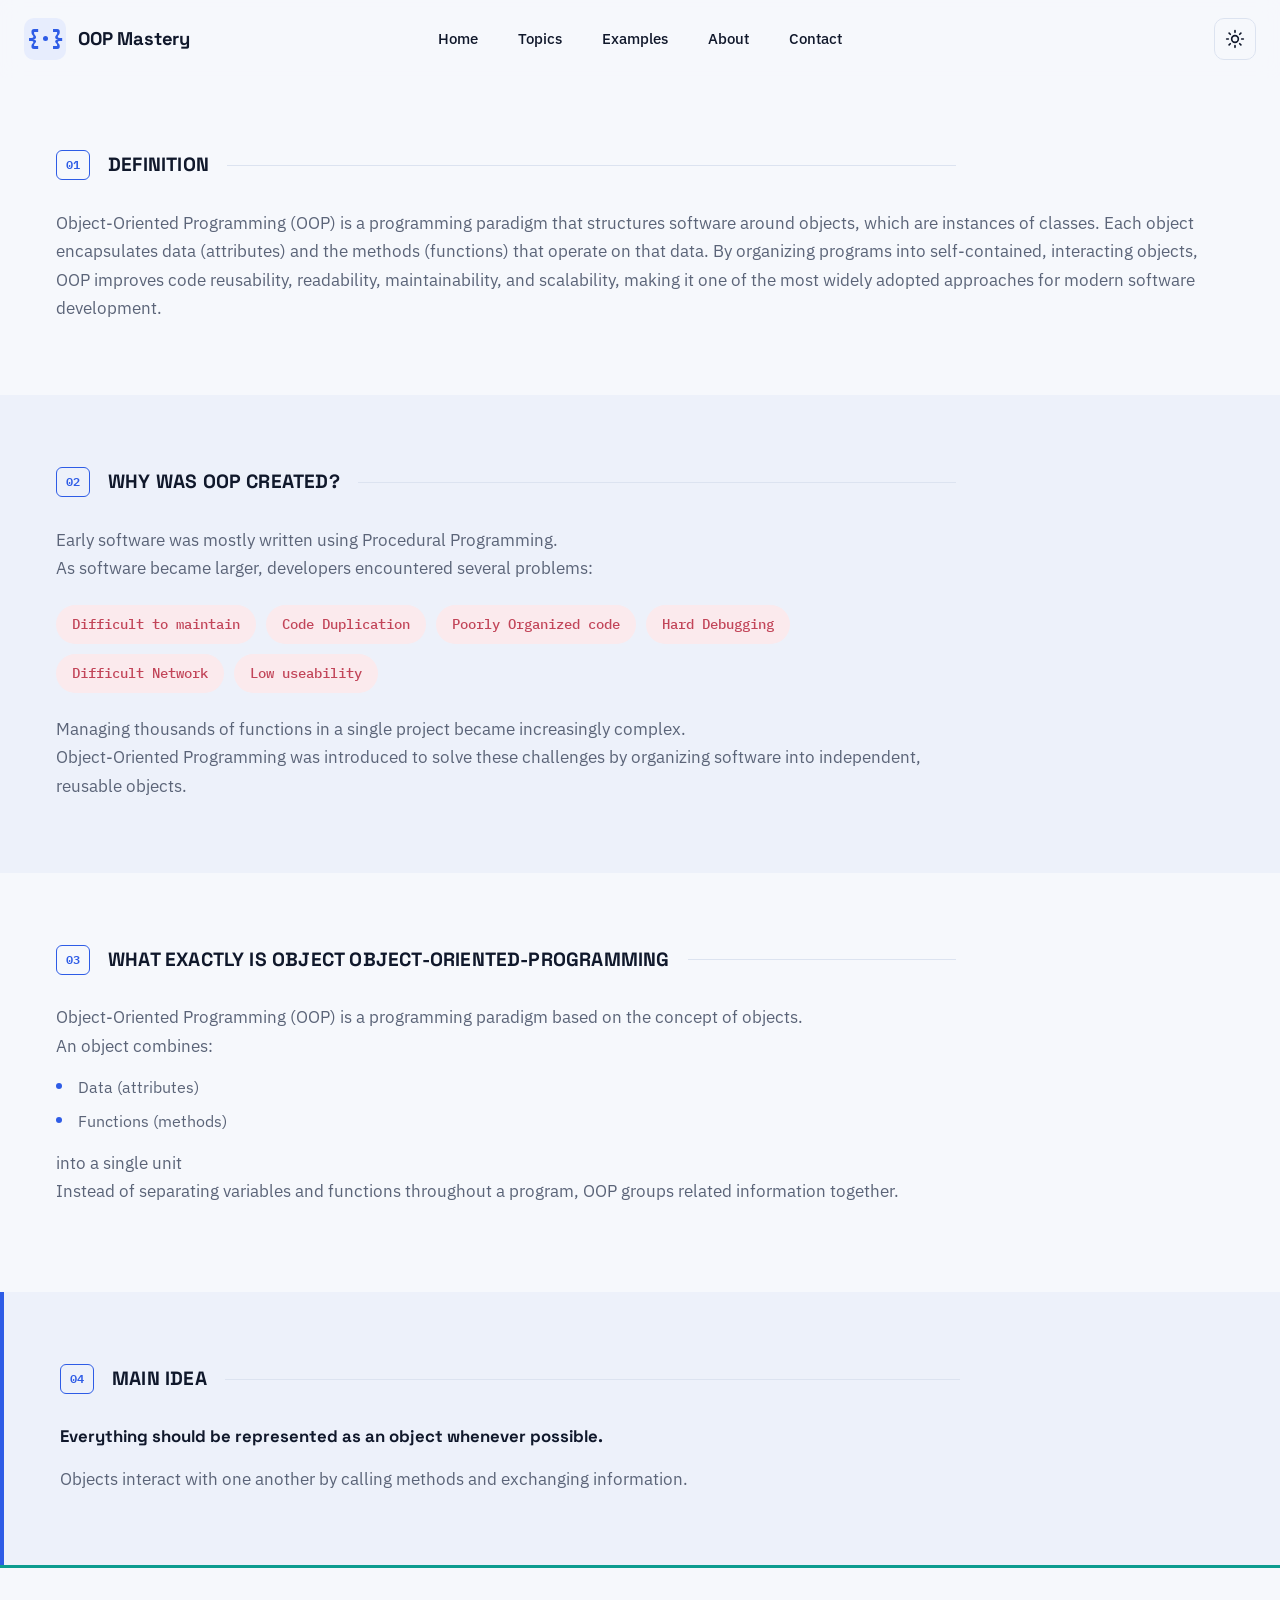
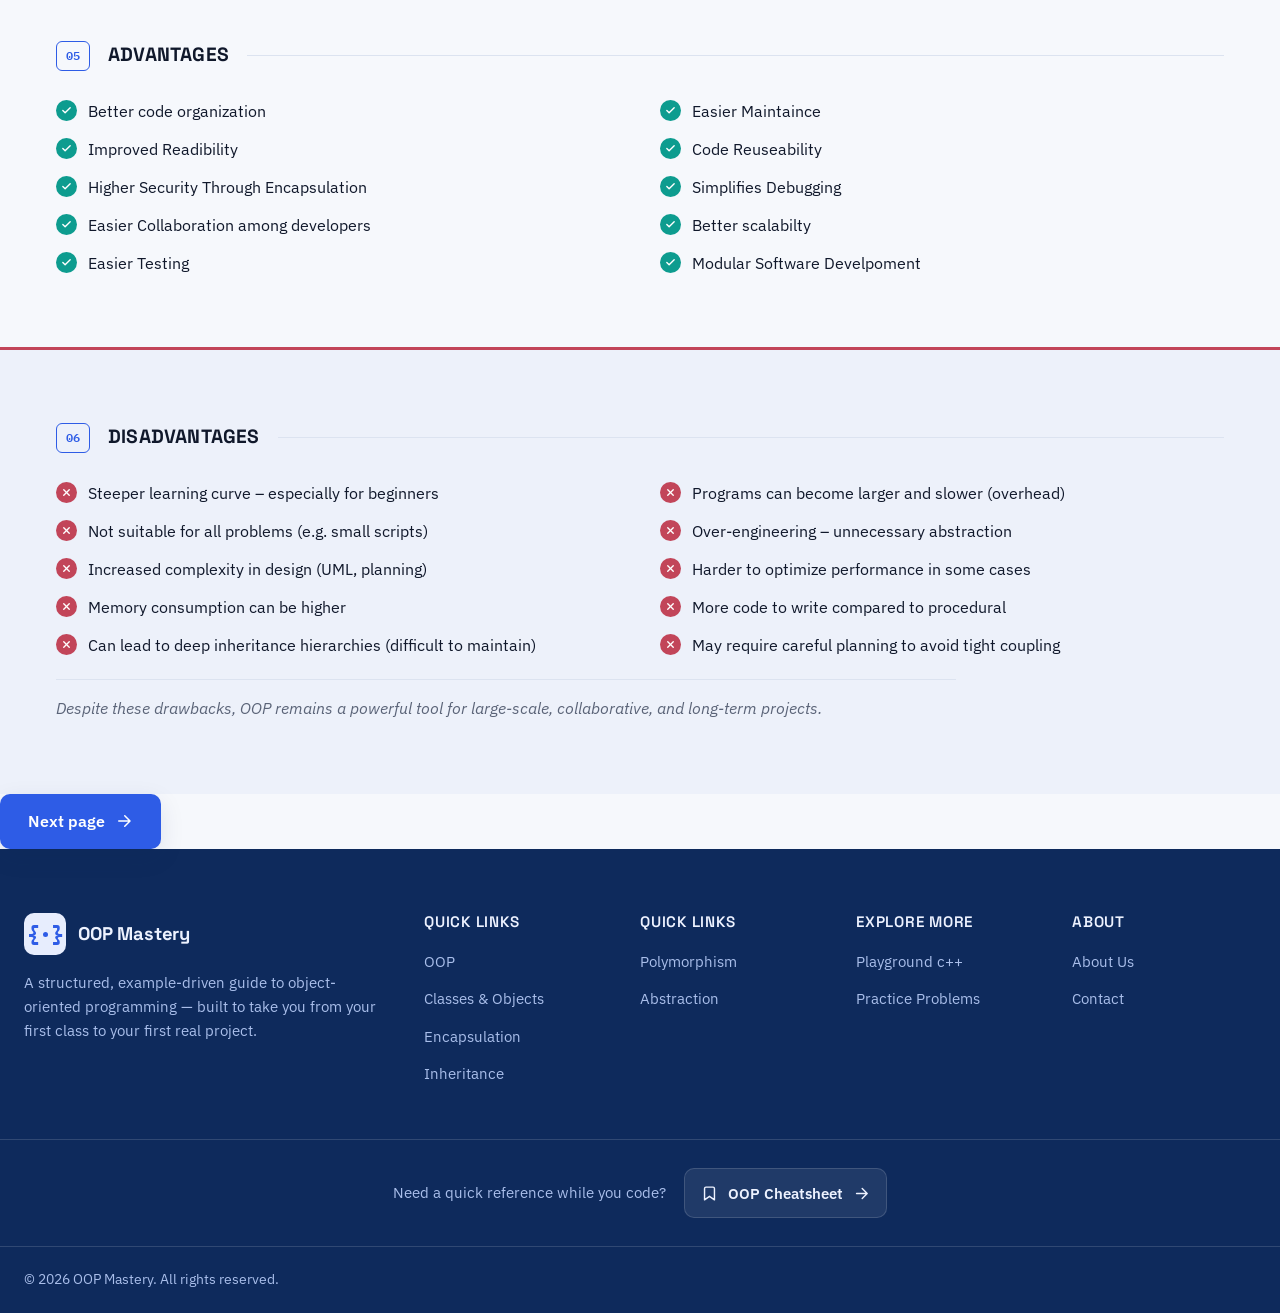
<file: oop hub/html/oop.html>
<!DOCTYPE html>
<html lang="en" data-theme="light">
<head>
  <script>document.documentElement.classList.add('js');</script>

  <meta charset="UTF-8">
  <meta name="viewport" content="width=device-width, initial-scale=1.0">
  <title>OOP Mastery — Learn Object-Oriented Programming</title>
  <meta name="description" content="A structured, example-driven guide to Object-Oriented Programming — clear theory, real examples, and hands-on practice for every core OOP concept.">

  <!-- Fonts: Space Grotesk (display), IBM Plex Sans (body), IBM Plex Mono (code / labels) -->
  <link rel="preconnect" href="https://fonts.googleapis.com">
  <link rel="preconnect" href="https://fonts.gstatic.com" crossorigin>
  <link href="https://fonts.googleapis.com/css2?family=IBM+Plex+Mono:wght@400;500;600&family=IBM+Plex+Sans:wght@400;500;600;700&family=Space+Grotesk:wght@500;600;700&display=swap" rel="stylesheet">

  <link rel="stylesheet" href="../css/index.css">
  <link rel="stylesheet" href="../css/oop.css">
</head>
<body>

  <a href="#main-content" class="skip-link">Skip to content</a>

  <!-- ==========================================================================
       HEADER — brand (left) · 5-item primary nav (center) · theme toggle (right)
       ========================================================================== -->
  <header class="site-header" id="site-header">
    <div class="header-inner container">

      <a href="index.html" class="brand" id="site-logo" aria-label="OOP Mastery — home">
        <span class="logo-badge">
          <span class="logo-mark" aria-hidden="true">{<i class="logo-dot"></i>}</span>
        </span>
        <span class="brand-name">OOP Mastery</span>
      </a>

      <nav class="main-nav" id="main-nav" aria-label="Primary">
        <ul class="nav-list">
          <li><a href="../index.html" class="nav-link" aria-current="page">Home</a></li>
          <li><a href="explore.html" class="nav-link">Topics</a></li>
          <li><a href="practice.html" class="nav-link">Examples</a></li>
          <li><a href="about.html" class="nav-link">About</a></li>
          <li><a href="contact.html" class="nav-link">Contact</a></li>
        </ul>
      </nav>

      <div class="header-actions">
        <button type="button" class="theme-toggle" id="theme-toggle" aria-label="Switch to dark theme" aria-pressed="false">
          <svg class="icon icon-sun" viewBox="0 0 24 24" fill="none" stroke="currentColor" stroke-width="2" stroke-linecap="round" stroke-linejoin="round" aria-hidden="true">
            <circle cx="12" cy="12" r="4"></circle>
            <path d="M12 2v2M12 20v2M4.93 4.93l1.41 1.41M17.66 17.66l1.41 1.41M2 12h2M20 12h2M4.93 19.07l1.41-1.41M17.66 6.34l1.41-1.41"></path>
          </svg>
          <svg class="icon icon-moon" viewBox="0 0 24 24" fill="none" stroke="currentColor" stroke-width="2" stroke-linecap="round" stroke-linejoin="round" aria-hidden="true">
            <path d="M21 12.79A9 9 0 1 1 11.21 3 7 7 0 0 0 21 12.79z"></path>
          </svg>
        </button>

        <button type="button" class="nav-toggle" id="nav-toggle" aria-label="Toggle navigation menu" aria-expanded="false" aria-controls="main-nav">
          <span class="nav-toggle-bar"></span>
          <span class="nav-toggle-bar"></span>
          <span class="nav-toggle-bar"></span>
        </button>
      </div>

    </div>
  </header>
  <main>

    <!-- 1. OOP DEFINITION -->
    <div class="oop-definition">
      <div class="oop-definition-header"><span>Definition</span></div>
      <div class="oop-definition-body">
        <p>Object-Oriented Programming (OOP) is a programming paradigm that structures software around objects, 
          which are instances of classes. Each object encapsulates data (attributes) and the methods (functions) that 
          operate on that data. By organizing programs into self-contained, interacting objects, OOP improves code 
          reusability, readability, maintainability, and scalability, making it one of the most widely adopted approaches 
          for modern software development.</p>
      </div>
    </div>

    <!-- 2. WHY WAS OOP CREATED? -->
    <div class="oop-creation-reason">
      <div class="creation-header"><span>Why was oop created?</span></div>
      <div class="creation-body">
        Early software was mostly written using Procedural Programming. <br>
        As software became larger, developers encountered several problems:
        <ul>
          <li class="problem-item">Difficult to maintain</li>
          <li class="problem-item">Code Duplication</li>
          <li class="problem-item">Poorly Organized code</li>
          <li class="problem-item">Hard Debugging</li>
          <li class="problem-item">Difficult Network</li>
          <li class="problem-item">Low useability</li>
        </ul>
        <p>Managing thousands of functions in a single project became increasingly complex. <br>
        Object-Oriented Programming was introduced to solve these challenges by organizing software into independent, reusable objects.</p>
      </div>
    </div>

    <!-- 3. WHAT EXACTLY IS OOP? -->
    <div class="oop-what-is">
      <div class="what-header"><span>What exactly is Object Object-Oriented-Programming</span></div>
      <div class="what-body">
        <p>Object-Oriented Programming (OOP) is a programming paradigm based on the concept of objects. 
          <br>
          An object combines:
          <ul>
            <li>Data (attributes)</li>
            <li>Functions (methods)</li>
          </ul>
          <p>into a single unit
            <br>
            Instead of separating variables and functions throughout a program, OOP groups related information together.
          </p>
        </p>
      </div>
    </div>

    <!-- 4. MAIN IDEA -->
    <div class="oop-main-idea">
      <div class="main-idea-header"><span>Main Idea</span></div>
      <div class="main-idea-body">
        <p><strong>Everything should be represented as an object whenever possible.</strong></p>
        <p>Objects interact with one another by calling methods and exchanging information.</p>
      </div>
    </div>

    <!-- 5. ADVANTAGES (grid-like block from original) -->
    <div class="oop-advantages">
      <div class="advantages-wrapper">
        <div class="advantages-header"><span>Advantages</span></div>
        <div class="advantages-list">
          <ul>
            <li>Better code organization</li>
            <li>Easier Maintaince</li>
            <li>Improved Readibility</li>
            <li>Code Reuseability</li>
            <li>Higher Security Through Encapsulation</li>
            <li>Simplifies Debugging</li>
            <li>Easier Collaboration among developers</li>
            <li>Better scalabilty</li>
            <li>Easier Testing</li>
            <li>Modular Software Develpoment</li>
          </ul>
        </div>
      </div>
    </div>

    <!-- 6. DISADVANTAGES – new section (properly named) -->
    <div class="oop-disadvantages">
      <div class="disadvantages-header"><span>Disadvantages</span></div>
      <div class="disadvantages-body">
        <ul>
          <li>Steeper learning curve – especially for beginners</li>
          <li>Programs can become larger and slower (overhead)</li>
          <li>Not suitable for all problems (e.g. small scripts)</li>
          <li>Over-engineering – unnecessary abstraction</li>
          <li>Increased complexity in design (UML, planning)</li>
          <li>Harder to optimize performance in some cases</li>
          <li>Memory consumption can be higher</li>
          <li>More code to write compared to procedural</li>
          <li>Can lead to deep inheritance hierarchies (difficult to maintain)</li>
          <li>May require careful planning to avoid tight coupling</li>
        </ul>
        <p>Despite these drawbacks, OOP remains a powerful tool for large‑scale, collaborative, and long‑term projects.</p>
      </div>
    </div>

    <!-- empty div from original (preserved) -->
    <div class="extra-empty"></div>

       <div class="hero-content"> <a href="classes.html" class="btn btn-primary">
            Next page
            <svg class="icon icon-arrow" viewBox="0 0 24 24" fill="none" stroke="currentColor" stroke-width="2" stroke-linecap="round" stroke-linejoin="round" aria-hidden="true">
              <path d="M5 12h14M13 5l7 7-7 7"></path>
            </svg>
          </a>
        </div>

  </main>

 <footer class="site-footer" id="site-footer">
    <div class="container footer-grid">
 
      <div class="footer-brand">
        <a href="index.html" class="brand">
          <span class="logo-badge">
            <span class="logo-mark" aria-hidden="true">{<i class="logo-dot"></i>}</span>
          </span>
          <span class="brand-name">OOP Mastery</span>
        </a>
        <p class="footer-desc">A structured, example-driven guide to object-oriented programming — built to take you from your first class to your first real project.</p>
      </div>
 
      <div class="footer-col">
        <h3 class="footer-heading">Quick links</h3>
        <ul class="footer-links">
          <li><a href="oop.html">OOP</a></li>
          <li><a href="classes.html">Classes &amp; Objects</a></li>
          <li><a href="encapsulation.html">Encapsulation</a></li>
          <li><a href="inheritance.html" >Inheritance</a></li>
        </ul>
      </div>

      <div class="footer-col">
        <h3 class="footer-heading">Quick Links</h3>
        <ul class="footer-links">
          <li><a href="polymoorphism.html">Polymorphism</a></li>
          <li><a href="abstraction.html">Abstraction</a></li>
        </ul>
      </div>
 
      <div class="footer-col">
          <h3 class="footer-heading">Explore More</h3>
        <ul class="footer-links">
          <li><a href="playground.html">Playground c++</a></li>
          <li><a href="practice.html">Practice Problems</a></li>
        </ul>
      </div>
 
 
      <div class="footer-col">
        <h3 class="footer-heading">About</h3>
        <ul class="footer-links">
          <li><a href="about.html">About Us</a></li>
          <li><a href="contact.html">Contact</a></li>
        </ul>
      </div>
 
    </div>
 
    <div class="footer-cheatsheet-band">
      <div class="container footer-cheatsheet-inner">
        <p class="footer-cheatsheet-label">Need a quick reference while you code?</p>
        <a href="cheatsheet.html" class="footer-cheatsheet" id="footer-cheatsheet-link">
          <svg viewBox="0 0 24 24" fill="none" stroke="currentColor" stroke-width="2" stroke-linecap="round" stroke-linejoin="round" aria-hidden="true">
            <path d="M19 21l-7-5-7 5V5a2 2 0 0 1 2-2h10a2 2 0 0 1 2 2z"></path>
          </svg>
          <span>OOP Cheatsheet</span>
          <svg class="footer-cheatsheet-arrow" viewBox="0 0 24 24" fill="none" stroke="currentColor" stroke-width="2" stroke-linecap="round" stroke-linejoin="round" aria-hidden="true">
            <path d="M5 12h14M13 5l7 7-7 7"></path>
          </svg>
        </a>
      </div>
    </div>
 
    <div class="footer-bottom">
      <div class="container footer-bottom-inner">
        <p>&copy; 2026 OOP Mastery. All rights reserved.</p>
      </div>
    </div>
  </footer>

  <script src="../js/theme.js"></script>
</body>
</html>
</file>
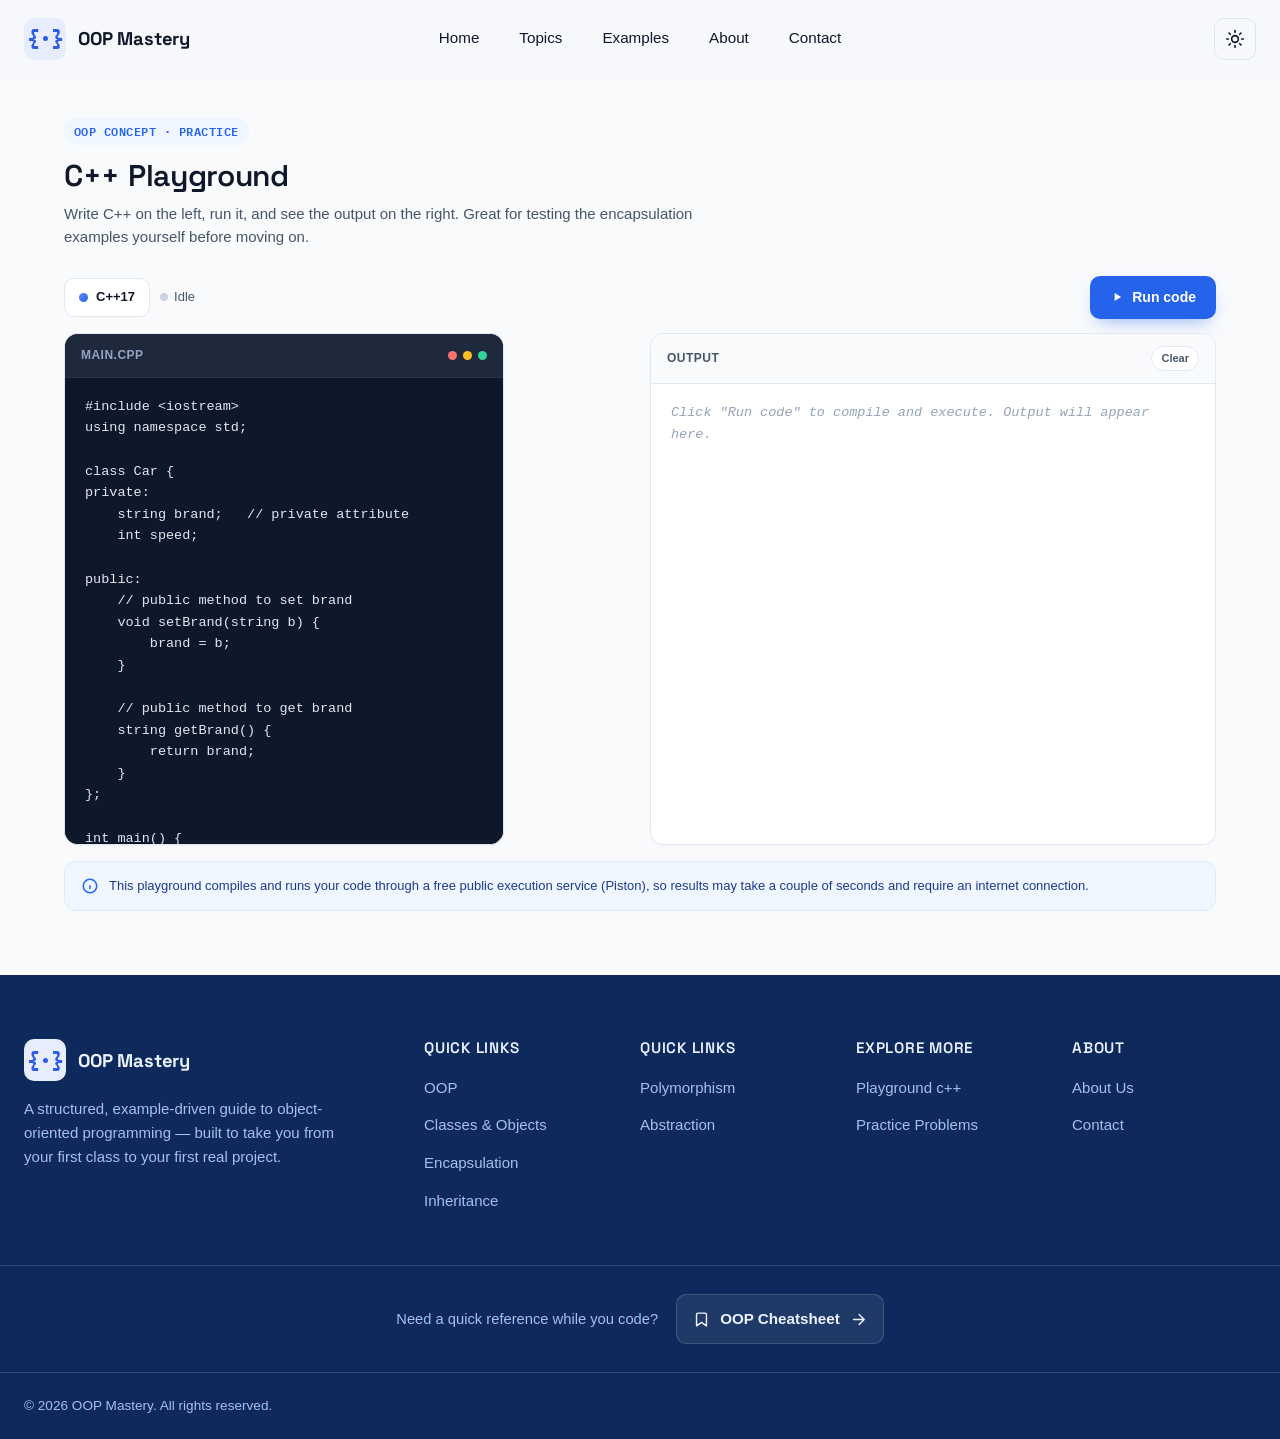
<file: oop hub/html/playground.html>
<!DOCTYPE html>
<html lang="en" data-theme="light">
<head>
  <script>document.documentElement.classList.add('js');</script>

  <meta charset="UTF-8">
  <meta name="viewport" content="width=device-width, initial-scale=1.0">
  <title>OOP Mastery — Learn Object-Oriented Programming</title>
  <meta name="description" content="A structured, example-driven guide to Object-Oriented Programming — clear theory, real examples, and hands-on practice for every core OOP concept.">

  <!-- Fonts: Space Grotesk (display), IBM Plex Sans (body), IBM Plex Mono (code / labels) -->
  <link rel="preconnect" href="https://fonts.googleapis.com">
  <link rel="preconnect" href="https://fonts.gstatic.com" crossorigin>
  <link href="https://fonts.googleapis.com/css2?family=IBM+Plex+Mono:wght@400;500;600&family=IBM+Plex+Sans:wght@400;500;600;700&family=Space+Grotesk:wght@500;600;700&display=swap" rel="stylesheet">

  <link rel="stylesheet" href="../css/index.css">
  <link rel="stylesheet" href="../css/playground.css">
</head>
<body>

  <a href="#main-content" class="skip-link">Skip to content</a>

  <!-- ==========================================================================
       HEADER — brand (left) · 5-item primary nav (center) · theme toggle (right)
       ========================================================================== -->
  <header class="site-header" id="site-header">
    <div class="header-inner container">

      <a href="index.html" class="brand" id="site-logo" aria-label="OOP Mastery — home">
        <span class="logo-badge">
          <span class="logo-mark" aria-hidden="true">{<i class="logo-dot"></i>}</span>
        </span>
        <span class="brand-name">OOP Mastery</span>
      </a>

      <nav class="main-nav" id="main-nav" aria-label="Primary">
        <ul class="nav-list">
          <li><a href="../index.html" class="nav-link" aria-current="page">Home</a></li>
          <li><a href="explore.html" class="nav-link">Topics</a></li>
          <li><a href="practice.html" class="nav-link">Examples</a></li>
          <li><a href="about.html" class="nav-link">About</a></li>
          <li><a href="contact.html" class="nav-link">Contact</a></li>
        </ul>
      </nav>

      <div class="header-actions">
        <button type="button" class="theme-toggle" id="theme-toggle" aria-label="Switch to dark theme" aria-pressed="false">
          <svg class="icon icon-sun" viewBox="0 0 24 24" fill="none" stroke="currentColor" stroke-width="2" stroke-linecap="round" stroke-linejoin="round" aria-hidden="true">
            <circle cx="12" cy="12" r="4"></circle>
            <path d="M12 2v2M12 20v2M4.93 4.93l1.41 1.41M17.66 17.66l1.41 1.41M2 12h2M20 12h2M4.93 19.07l1.41-1.41M17.66 6.34l1.41-1.41"></path>
          </svg>
          <svg class="icon icon-moon" viewBox="0 0 24 24" fill="none" stroke="currentColor" stroke-width="2" stroke-linecap="round" stroke-linejoin="round" aria-hidden="true">
            <path d="M21 12.79A9 9 0 1 1 11.21 3 7 7 0 0 0 21 12.79z"></path>
          </svg>
        </button>

        <button type="button" class="nav-toggle" id="nav-toggle" aria-label="Toggle navigation menu" aria-expanded="false" aria-controls="main-nav">
          <span class="nav-toggle-bar"></span>
          <span class="nav-toggle-bar"></span>
          <span class="nav-toggle-bar"></span>
        </button>
      </div>

    </div>
  </header>


<main>
  <span class="eyebrow">OOP Concept · Practice</span>
  <h1>C++ Playground</h1>
  <p class="sub">Write C++ on the left, run it, and see the output on the right. Great for testing the encapsulation examples yourself before moving on.</p>
 
  <div class="toolbar">
    <div class="toolbar-left">
      <div class="badge"><span class="dot"></span> C++17</div>
      <div class="status" id="status"><span class="pulse"></span><span id="statusText">Idle</span></div>
    </div>
    <button class="run" id="runBtn">
      <svg viewBox="0 0 24 24" fill="currentColor"><path d="M8 5v14l11-7z"/></svg>
      Run code
    </button>
  </div>
 
  <div class="panels">
    <section class="panel code-panel">
      <div class="panel-head">
        <span class="label">main.cpp</span>
        <div class="traffic"><span class="r"></span><span class="y"></span><span class="g"></span></div>
      </div>
      <textarea id="code" spellcheck="false">#include <iostream>
using namespace std;
 
class Car {
private:
    string brand;   // private attribute
    int speed;
 
public:
    // public method to set brand
    void setBrand(string b) {
        brand = b;
    }
 
    // public method to get brand
    string getBrand() {
        return brand;
    }
};
 
int main() {
    Car myCar;
    myCar.setBrand("Toyota");
    cout << "Brand: " << myCar.getBrand() << endl;
    return 0;
}</textarea>
    </section>
 
    <section class="panel output-panel">
      <div class="panel-head">
        <span class="label">Output</span>
        <div class="out-actions">
          <button class="chip" id="clearBtn">Clear</button>
        </div>
      </div>
      <pre id="output"><span class="placeholder">Click "Run code" to compile and execute. Output will appear here.</span></pre>
    </section>
  </div>
 
  <div class="hint">
    <svg viewBox="0 0 24 24" fill="none" stroke="#2563eb" stroke-width="2"><circle cx="12" cy="12" r="9"/><path d="M12 8v.01M12 11v5"/></svg>
    <span>This playground compiles and runs your code through a free public execution service (Piston), so results may take a couple of seconds and require an internet connection.</span>
  </div>
</main>

 <footer class="site-footer" id="site-footer">
    <div class="container footer-grid">
 
      <div class="footer-brand">
        <a href="index.html" class="brand">
          <span class="logo-badge">
            <span class="logo-mark" aria-hidden="true">{<i class="logo-dot"></i>}</span>
          </span>
          <span class="brand-name">OOP Mastery</span>
        </a>
        <p class="footer-desc">A structured, example-driven guide to object-oriented programming — built to take you from your first class to your first real project.</p>
      </div>
 
      <div class="footer-col">
        <h3 class="footer-heading">Quick links</h3>
        <ul class="footer-links">
          <li><a href="oop.html">OOP</a></li>
          <li><a href="classes.html">Classes &amp; Objects</a></li>
          <li><a href="encapsulation.html">Encapsulation</a></li>
          <li><a href="inheritance.html" >Inheritance</a></li>
        </ul>
      </div>

      <div class="footer-col">
        <h3 class="footer-heading">Quick Links</h3>
        <ul class="footer-links">
          <li><a href="polymoorphism.html">Polymorphism</a></li>
          <li><a href="abstraction.html">Abstraction</a></li>
        </ul>
      </div>
 
      <div class="footer-col">
          <h3 class="footer-heading">Explore More</h3>
        <ul class="footer-links">
          <li><a href="playground.html">Playground c++</a></li>
          <li><a href="practice.html">Practice Problems</a></li>
        </ul>
      </div>
 
 
      <div class="footer-col">
        <h3 class="footer-heading">About</h3>
        <ul class="footer-links">
          <li><a href="about.html">About Us</a></li>
          <li><a href="contact.html">Contact</a></li>
        </ul>
      </div>
 
    </div>
 
    <div class="footer-cheatsheet-band">
      <div class="container footer-cheatsheet-inner">
        <p class="footer-cheatsheet-label">Need a quick reference while you code?</p>
        <a href="cheatsheet.html" class="footer-cheatsheet" id="footer-cheatsheet-link">
          <svg viewBox="0 0 24 24" fill="none" stroke="currentColor" stroke-width="2" stroke-linecap="round" stroke-linejoin="round" aria-hidden="true">
            <path d="M19 21l-7-5-7 5V5a2 2 0 0 1 2-2h10a2 2 0 0 1 2 2z"></path>
          </svg>
          <span>OOP Cheatsheet</span>
          <svg class="footer-cheatsheet-arrow" viewBox="0 0 24 24" fill="none" stroke="currentColor" stroke-width="2" stroke-linecap="round" stroke-linejoin="round" aria-hidden="true">
            <path d="M5 12h14M13 5l7 7-7 7"></path>
          </svg>
        </a>
      </div>
    </div>
 
    <div class="footer-bottom">
      <div class="container footer-bottom-inner">
        <p>&copy; 2026 OOP Mastery. All rights reserved.</p>
      </div>
    </div>
  </footer>

  <script src="../js/theme.js"></script>
  <script src="../js/playground.js"></script>
</body>
</html>
</file>
<file: oop hub/css/index.css>
/* ==========================================================================
   OOP MASTERY — LANDING PAGE STYLES

   DESIGN CONCEPT
   A class is often described as "a blueprint for an object" — so this page
   borrows the visual language of architectural blueprints (cyanotype blue,
   fine grid paper, corner reference marks) as its recurring motif:
     · Light theme  = the printed paper copy of the blueprint (light bg, dark ink)
     · Dark theme   = the blueprint itself (deep navy bg, light linework)
   The stats + footer band always use the fixed "blueprint navy" surface,
   regardless of theme, as the page's one deliberately bold moment.
   ========================================================================== */

/* ---------- Reset ---------- */
*,
*::before,
*::after {
  box-sizing: border-box;
  margin: 0;
  padding: 0;
}

html {
  scroll-behavior: smooth;
}

img, svg {
  display: block;
  max-width: 100%;
}

ul {
  list-style: none;
}

a {
  color: inherit;
  text-decoration: none;
}

button {
  font: inherit;
  color: inherit;
  background: none;
  border: none;
  cursor: pointer;
}

/* ==========================================================================
   DESIGN TOKENS
   ========================================================================== */
:root {
  /* -- Fonts -- */
  --font-display: 'Space Grotesk', 'Segoe UI', sans-serif;
  --font-body: 'IBM Plex Sans', 'Segoe UI', sans-serif;
  --font-mono: 'IBM Plex Mono', 'Courier New', monospace;

  /* -- Light theme surface + text -- */
  --color-bg: #F6F8FC;
  --color-bg-alt: #EDF1FA;
  --color-surface: #FFFFFF;
  --color-ink: #10182B;
  --color-slate: #5B6478;
  --color-border: #DCE3F0;

  /* -- Brand blue ("signal blue" — the line/button/link color) -- */
  --color-signal: #2E5CE6;
  --color-signal-dark: #1E44B8;
  --color-signal-tint: #E7EDFD;

  /* -- Supporting accents -- */
  --color-amber: #C9791C;
  --color-amber-tint: #FBEEDD;
  --color-rose: #C24559;
  --color-rose-tint: #FBEAED;
  --color-violet: #7C5CE6;
  --color-violet-tint: #EEE9FC;
  --color-teal: #0D9C8F;
  --color-teal-tint: #DFF5F3;

  --grid-line: rgba(46, 92, 230, 0.07);
  color-scheme: light;

  /* -- Fixed "blueprint" band (stats + footer) — constant across themes -- */
  --band-bg: #0E2A5C;
  --band-surface: #163B7A;
  --band-text: #EDF2FF;
  --band-text-muted: #A9BEEA;
  --band-border: rgba(255, 255, 255, 0.14);
  --band-grid-line: rgba(255, 255, 255, 0.07);

  /* -- Shape / elevation -- */
  --radius-sm: 10px;
  --radius-md: 16px;
  --radius-lg: 24px;
  --shadow-sm: 0 1px 3px rgba(14, 42, 92, 0.08);
  --shadow-md: 0 8px 24px rgba(14, 42, 92, 0.10);
  --shadow-lg: 0 20px 48px rgba(14, 42, 92, 0.16);

  /* -- Layout -- */
  --container-width: 1440px;
  --header-height: 78px;

  /* -- Motion -- */
  --transition-fast: 0.18s ease;
  --transition-base: 0.32s cubic-bezier(0.22, 1, 0.36, 1);
}

/* -- Dark theme overrides (page becomes "the blueprint itself") -- */
[data-theme="dark"] {
  --color-bg: #0B1526;
  --color-bg-alt: #101E36;
  --color-surface: #14213D;
  --color-ink: #E8EEFC;
  --color-slate: #93A2C2;
  --color-border: #253357;

  --color-signal: #6690FF;
  --color-signal-dark: #8FACFF;
  --color-signal-tint: rgba(102, 144, 255, 0.14);

  --color-amber: #E4A23C;
  --color-amber-tint: rgba(228, 162, 60, 0.14);
  --color-rose: #E2697D;
  --color-rose-tint: rgba(226, 105, 125, 0.14);
  --color-violet: #A78BFA;
  --color-violet-tint: rgba(167, 139, 250, 0.16);
  --color-teal: #2DD4C4;
  --color-teal-tint: rgba(45, 212, 196, 0.14);

  --grid-line: rgba(102, 144, 255, 0.10);
  color-scheme: dark;

  --shadow-sm: 0 1px 3px rgba(0, 0, 0, 0.30);
  --shadow-md: 0 8px 24px rgba(0, 0, 0, 0.36);
  --shadow-lg: 0 20px 48px rgba(0, 0, 0, 0.48);
}

/* ==========================================================================
   BASE
   ========================================================================== */
body {
  font-family: var(--font-body);
  background-color: var(--color-bg);
  color: var(--color-ink);
  line-height: 1.6;
  transition: background-color var(--transition-base), color var(--transition-base);
  scroll-behavior: smooth;
}

h1, h2, h3 {
  font-family: var(--font-display);
  font-weight: 600;
  line-height: 1.15;
  letter-spacing: -0.01em;
}

h2 {
  font-size: clamp(1.75rem, 1.5rem + 1.2vw, 2.5rem);
}

h3 {
  font-size: 1.15rem;
}

p {
  color: var(--color-slate);
}

.container {
  width: 100%;
  max-width: var(--container-width);
  margin: 0 auto;
  padding: 0 24px;
}

.skip-link {
  position: absolute;
  left: 12px;
  top: -60px;
  background: var(--color-signal);
  color: #fff;
  padding: 10px 18px;
  border-radius: var(--radius-sm);
  z-index: 1000;
  transition: top var(--transition-fast);
}

.skip-link:focus {
  top: 12px;
}

/* -- Focus states (keyboard accessibility) -- */
a:focus-visible,
button:focus-visible {
  outline: 2px solid var(--color-signal);
  outline-offset: 3px;
  border-radius: 4px;
}

/* -- Eyebrow label (used above most section headings) -- */
.eyebrow {
  display: inline-flex;
  align-items: center;
  gap: 8px;
  font-family: var(--font-mono);
  font-size: 0.8rem;
  font-weight: 500;
  letter-spacing: 0.06em;
  text-transform: uppercase;
  color: var(--color-signal);
  margin-bottom: 14px;
}

.eyebrow-arrow {
  color: var(--color-slate);
  opacity: 0.7;
}

.eyebrow-num {
  display: inline-flex;
  align-items: center;
  justify-content: center;
  min-width: 26px;
  height: 26px;
  padding: 0 6px;
  border: 1px solid var(--color-signal);
  border-radius: 6px;
  font-size: 0.72rem;
}

.eyebrow--band {
  color: var(--band-text);
}

.eyebrow--band .eyebrow-num {
  border-color: var(--band-border);
  color: var(--band-text);
}

/* -- Buttons -- */
.btn {
  display: inline-flex;
  align-items: center;
  gap: 10px;
  padding: 15px 28px;
  border-radius: var(--radius-sm);
  font-weight: 600;
  font-size: 1rem;
  transition: background-color var(--transition-fast), transform var(--transition-fast), box-shadow var(--transition-fast), color var(--transition-fast);
}

.btn-primary {
  background-color: var(--color-signal);
  color: #ffffff;
  box-shadow: var(--shadow-md);
}

.btn-primary:hover {
  background-color: var(--color-signal-dark);
  transform: translateY(-2px);
  box-shadow: var(--shadow-lg);
}

.btn-primary .icon-arrow {
  width: 18px;
  height: 18px;
  transition: transform var(--transition-fast);
}

.btn-primary:hover .icon-arrow {
  transform: translateX(4px);
}

/* -- Reusable "schematic" corner-bracket frame -- */
.schematic-frame {
  position: relative;
}

.schematic-frame::before,
.schematic-frame::after {
  content: '';
  position: absolute;
  width: 16px;
  height: 16px;
  border: 2px solid var(--color-signal);
  opacity: 0.55;
  pointer-events: none;
}

.schematic-frame::before {
  top: -7px;
  left: -7px;
  border-right: none;
  border-bottom: none;
}

.schematic-frame::after {
  bottom: -7px;
  right: -7px;
  border-left: none;
  border-top: none;
}

/* ==========================================================================
   HEADER
   ========================================================================== */
.site-header {
  position: sticky;
  top: 0;
  z-index: 100;
  height: var(--header-height);
  display: flex;
  align-items: center;
  background-color: color-mix(in srgb, var(--color-bg) 88%, transparent);
  backdrop-filter: blur(10px);
  -webkit-backdrop-filter: blur(10px);
  border-bottom: 1px solid transparent;
  transition: border-color var(--transition-fast), box-shadow var(--transition-fast);
}

.site-header.is-scrolled {
  border-bottom-color: var(--color-border);
  box-shadow: var(--shadow-sm);
}

.header-inner {
  display: grid;
  grid-template-columns: 1fr auto 1fr;
  align-items: center;
  gap: 16px;
}

/* -- Brand / logo -- */
.brand {
  display: inline-flex;
  align-items: center;
  gap: 12px;
  justify-self: start;
}

.logo-badge {
  display: inline-flex;
  align-items: center;
  justify-content: center;
  width: 42px;
  height: 42px;
  border-radius: var(--radius-sm);
  background-color: var(--color-signal-tint);
  flex-shrink: 0;
}

.logo-mark {
  font-family: var(--font-mono);
  font-size: 1.4rem;
  font-weight: 700;
  color: var(--color-signal);
  display: inline-flex;
  align-items: center;
  line-height: 1;
}

.logo-dot {
  width: 5px;
  height: 5px;
  margin: 0 3px;
  border-radius: 50%;
  background-color: var(--color-signal);
  display: inline-block;
  font-style: normal;
}

.brand-name {
  font-family: var(--font-display);
  font-weight: 700;
  font-size: 1.15rem;
  letter-spacing: -0.01em;
  white-space: nowrap;
}

/* -- Primary nav + the "blue line" hover effect -- */
.main-nav {
  justify-self: center;
}

.nav-list {
  display: flex;
  align-items: center;
  gap: 36px;
}

.nav-link {
  position: relative;
  display: inline-block;
  padding: 8px 2px;
  font-size: 0.95rem;
  font-weight: 500;
  color: var(--color-ink);
  white-space: nowrap;
}

.nav-link::after {
  content: '';
  position: absolute;
  left: 0;
  bottom: 0;
  width: 100%;
  height: 2px;
  background-color: var(--color-signal);
  transform: scaleX(0);
  transform-origin: left;
  transition: transform var(--transition-base);
}

.nav-link:hover,
.nav-link:focus-visible {
  color: var(--color-signal);
}

.nav-link:hover::after,
.nav-link:focus-visible::after,
.nav-link.is-active::after {
  transform: scaleX(1);
}

.nav-link.is-active {
  color: var(--color-signal);
}

/* -- Header actions: theme toggle + mobile nav toggle -- */
.header-actions {
  display: flex;
  align-items: center;
  gap: 10px;
  justify-self: end;
}

.theme-toggle {
  display: inline-flex;
  align-items: center;
  justify-content: center;
  width: 42px;
  height: 42px;
  border-radius: var(--radius-sm);
  border: 1px solid var(--color-border);
  color: var(--color-ink);
  transition: background-color var(--transition-fast), border-color var(--transition-fast);
}

.theme-toggle:hover {
  background-color: var(--color-bg-alt);
  border-color: var(--color-signal);
}

.theme-toggle .icon {
  width: 20px;
  height: 20px;
}

.theme-toggle .icon-moon {
  display: none;
}

[data-theme="dark"] .theme-toggle .icon-sun {
  display: none;
}

[data-theme="dark"] .theme-toggle .icon-moon {
  display: block;
}

/* -- Mobile hamburger (hidden on desktop) -- */
.nav-toggle {
  display: none;
  flex-direction: column;
  justify-content: center;
  gap: 5px;
  width: 42px;
  height: 42px;
  border-radius: var(--radius-sm);
  border: 1px solid var(--color-border);
}

.nav-toggle-bar {
  width: 18px;
  height: 2px;
  margin: 0 auto;
  background-color: var(--color-ink);
  transition: transform var(--transition-fast), opacity var(--transition-fast);
}

.nav-toggle.is-active .nav-toggle-bar:nth-child(1) {
  transform: translateY(7px) rotate(45deg);
}

.nav-toggle.is-active .nav-toggle-bar:nth-child(2) {
  opacity: 0;
}

.nav-toggle.is-active .nav-toggle-bar:nth-child(3) {
  transform: translateY(-7px) rotate(-45deg);
}

/* ==========================================================================
   HERO
   ========================================================================== */
.hero {
  position: relative;
  overflow: hidden;
  padding: 88px 0 100px;
}

.hero::before {
  content: '';
  position: absolute;
  inset: 0;
  background-image:
    linear-gradient(var(--grid-line) 1px, transparent 1px),
    linear-gradient(90deg, var(--grid-line) 1px, transparent 1px);
  background-size: 48px 48px;
  mask-image: radial-gradient(ellipse 80% 60% at 50% 0%, black 40%, transparent 100%);
  -webkit-mask-image: radial-gradient(ellipse 80% 60% at 50% 0%, black 40%, transparent 100%);
  pointer-events: none;
}

.hero-inner {
  position: relative;
  display: grid;
  grid-template-columns: 1.05fr 0.95fr;
  align-items: center;
  gap: 56px;
}

.hero-title {
  font-size: clamp(2.1rem, 1.6rem + 2.2vw, 3.25rem);
  margin-bottom: 20px;
}

.hero-subtitle {
  font-size: 1.08rem;
  max-width: 46ch;
  margin-bottom: 34px;
}

/* -- Hero code panel ("blueprint" schematic — id left empty for JS) -- */
.hero-visual {
  display: flex;
  justify-content: center;
}

.code-panel {
  width: 100%;
  max-width: 440px;
  background-color: var(--band-bg);
  border-radius: var(--radius-md);
  overflow: hidden;
  box-shadow: var(--shadow-lg);
}

.code-panel-header {
  display: flex;
  align-items: center;
  gap: 10px;
  padding: 14px 18px;
  border-bottom: 1px solid var(--band-border);
}

.code-panel-tag {
  font-family: var(--font-mono);
  font-size: 0.75rem;
  color: var(--band-text-muted);
  background-color: rgba(255, 255, 255, 0.08);
  padding: 3px 8px;
  border-radius: 5px;
}

.code-panel-filename {
  font-family: var(--font-mono);
  font-size: 0.82rem;
  color: var(--band-text);
}

.code-panel-status {
  width: 8px;
  height: 8px;
  border-radius: 50%;
  background-color: var(--color-teal);
  margin-left: auto;
  animation: pulse-status 2.4s ease-in-out infinite;
}

@keyframes pulse-status {
  0%, 100% { opacity: 1; }
  50% { opacity: 0.35; }
}

.code-panel-body {
  min-height: 20px;
  max-height: 300px;
  padding: 20px 18px;
  overflow: auto;
}

.code-panel-code {
  font-family: var(--font-mono);
  font-size: 0.9rem;
  color: var(--band-text);
  white-space: pre-wrap;
}

/* ==========================================================================
   SECTIONS (shared)
   ========================================================================== */
.section {
  padding: 88px 0;
}

.section--alt {
  background-color: var(--color-bg-alt);
}

.section-heading {
  max-width: 640px;
  margin: 0 auto 48px;
  text-align: center;
}

.section-heading h2 {
  margin-bottom: 14px;
}

.section-heading p {
  font-size: 1.05rem;
}

.section-grid {
  display: grid;
  grid-template-columns: 1.1fr 0.9fr;
  align-items: center;
  gap: 56px;
}

.section-text h2 {
  margin-bottom: 18px;
}

.section-text p {
  margin-bottom: 14px;
  font-size: 1.02rem;
}

.section-text p:last-child {
  margin-bottom: 0;
}

.section-visual {
  display: flex;
  justify-content: center;
}

/* -- "What is OOP" object diagram card -- */
.object-card {
  width: 100%;
  max-width: 380px;
  background-color: var(--color-surface);
  border: 1px solid var(--color-border);
  border-radius: var(--radius-md);
  box-shadow: var(--shadow-md);
  overflow: hidden;
}

.object-card-header {
  display: flex;
  align-items: baseline;
  gap: 10px;
  padding: 16px 22px;
  background-color: var(--color-signal-tint);
}

.object-card-tag {
  font-family: var(--font-mono);
  font-size: 0.75rem;
  color: var(--color-signal);
  text-transform: uppercase;
  letter-spacing: 0.05em;
}

.object-card-name {
  font-family: var(--font-display);
  font-weight: 700;
  font-size: 1.15rem;
}

.object-card-body {
  padding: 22px;
}

.object-card-label {
  display: block;
  font-family: var(--font-mono);
  font-size: 0.75rem;
  text-transform: uppercase;
  letter-spacing: 0.05em;
  color: var(--color-slate);
  margin-bottom: 10px;
}

.object-card-list li {
  font-family: var(--font-mono);
  font-size: 0.92rem;
  padding: 5px 0;
  color: var(--color-ink);
}

.object-card-list--mono li::before {
  content: '· ';
  color: var(--color-signal);
}

.object-card-divider {
  border-top: 1px dashed var(--color-border);
  margin: 16px 0;
}

/* ==========================================================================
   PILLARS GRID
   ========================================================================== */
.pillars-grid {
  display: grid;
  grid-template-columns: repeat(4, 1fr);
  gap: 24px;
}

.pillar-card {
  background-color: var(--color-surface);
  border: 1px solid var(--color-border);
  border-radius: var(--radius-md);
  padding: 28px 24px;
  transition: transform var(--transition-fast), box-shadow var(--transition-fast);
}

.pillar-card:hover {
  transform: translateY(-4px);
  box-shadow: var(--shadow-md);
}

.pillar-icon {
  display: inline-flex;
  align-items: center;
  justify-content: center;
  width: 48px;
  height: 48px;
  border-radius: var(--radius-sm);
  margin-bottom: 18px;
}

.pillar-icon svg {
  width: 24px;
  height: 24px;
}

.pillar-icon--encapsulation {
  background-color: var(--color-signal-tint);
  color: var(--color-signal);
}

.pillar-icon--abstraction {
  background-color: var(--color-violet-tint);
  color: var(--color-violet);
}

.pillar-icon--inheritance {
  background-color: var(--color-teal-tint);
  color: var(--color-teal);
}

.pillar-icon--polymorphism {
  background-color: var(--color-amber-tint);
  color: var(--color-amber);
}

.pillar-name {
  margin-bottom: 10px;
}

.pillar-desc {
  font-size: 0.95rem;
}

/* ==========================================================================
   ADVANTAGES / DISADVANTAGES
   ========================================================================== */
.pros-cons-grid {
  display: grid;
  grid-template-columns: 1fr 1fr;
  gap: 24px;
}

.comparison-card {
  background-color: var(--color-surface);
  border: 1px solid var(--color-border);
  border-radius: var(--radius-lg);
  padding: 32px;
}

.comparison-card--pros {
  border-top: 3px solid var(--color-teal);
}

.comparison-card--cons {
  border-top: 3px solid var(--color-rose);
}

.comparison-title {
  margin-bottom: 20px;
}

.comparison-item {
  display: flex;
  align-items: flex-start;
  gap: 14px;
  padding: 14px 0;
  border-top: 1px solid var(--color-border);
}

.comparison-item:first-child {
  border-top: none;
  padding-top: 0;
}

.comparison-item:last-child {
  padding-bottom: 0;
}

.comparison-icon {
  display: inline-flex;
  align-items: center;
  justify-content: center;
  width: 26px;
  height: 26px;
  border-radius: 50%;
  flex-shrink: 0;
  margin-top: 2px;
}

.comparison-icon svg {
  width: 14px;
  height: 14px;
}

.comparison-icon--pro {
  background-color: var(--color-teal);
  color: #ffffff;
}

.comparison-icon--con {
  background-color: var(--color-rose);
  color: #ffffff;
}

.comparison-text strong {
  display: block;
  color: var(--color-ink);
  margin-bottom: 3px;
  font-size: 0.98rem;
}

.comparison-text p {
  font-size: 0.9rem;
  margin: 0;
}

/* ==========================================================================
   STATS BAND — fixed "blueprint" surface, same in both themes
   ========================================================================== */
.stats-band {
  position: relative;
  overflow: hidden;
  background-color: var(--band-bg);
}

.stats-band::before {
  content: '';
  position: absolute;
  inset: 0;
  background-image:
    linear-gradient(var(--band-grid-line) 1px, transparent 1px),
    linear-gradient(90deg, var(--band-grid-line) 1px, transparent 1px);
  background-size: 48px 48px;
  pointer-events: none;
}

.section-heading--band {
  position: relative;
}

.section-heading--band h2 {
  color: var(--band-text);
}

.section-heading--band p {
  color: var(--band-text-muted);
}

.stats-grid {
  position: relative;
  display: grid;
  grid-template-columns: repeat(4, 1fr);
  gap: 20px;
}

.stat-card {
  background-color: var(--band-surface);
  border: 1px solid var(--band-border);
  border-radius: var(--radius-md);
  padding: 28px 20px;
  text-align: center;
}

.stat-icon {
  display: inline-flex;
  align-items: center;
  justify-content: center;
  width: 38px;
  height: 38px;
  border-radius: 50%;
  background-color: rgba(255, 255, 255, 0.08);
  color: var(--band-text);
  margin-bottom: 14px;
}

.stat-icon svg {
  width: 18px;
  height: 18px;
}

.stat-number {
  display: block;
  font-family: var(--font-mono);
  font-weight: 600;
  font-size: 2.1rem;
  color: var(--band-text);
  margin-bottom: 6px;
}

.stat-label {
  display: block;
  font-size: 0.88rem;
  color: var(--band-text-muted);
}

/* ==========================================================================
   FOOTER
   ========================================================================== */
.site-footer {
  background-color: var(--band-bg);
  color: var(--band-text-muted);
}

.footer-grid {
  display: grid;
  grid-template-columns: 2fr 1fr 1fr 1fr 1fr;
  gap: 32px;
  padding: 64px 24px 40px;
}

.footer-brand .brand {
  margin-bottom: 16px;
}

.footer-brand .brand-name {
  color: var(--band-text);
}

.footer-desc {
  color: var(--band-text-muted);
  font-size: 0.94rem;
  max-width: 40ch;
}

.footer-heading {
  color: var(--band-text);
  font-size: 0.95rem;
  text-transform: uppercase;
  letter-spacing: 0.05em;
  margin-bottom: 18px;
}

.footer-links li {
  margin-bottom: 12px;
}

.footer-links a {
  color: var(--band-text-muted);
  font-size: 0.94rem;
  transition: color var(--transition-fast);
}

.footer-links a:hover,
.footer-links a:focus-visible {
  color: var(--band-text);
}

/* -- Prominent cheatsheet link -- */
.footer-cheatsheet {
  display: inline-flex;
  align-items: center;
  gap: 10px;
  padding: 12px 16px;
  background-color: rgba(255, 255, 255, 0.08);
  border: 1px solid var(--band-border);
  border-radius: var(--radius-sm);
  color: var(--band-text);
  font-weight: 600;
  font-size: 0.95rem;
  transition: background-color var(--transition-fast), transform var(--transition-fast);
}

.footer-cheatsheet svg {
  width: 17px;
  height: 17px;
  flex-shrink: 0;
}

.footer-cheatsheet-arrow {
  margin-left: auto;
  transition: transform var(--transition-fast);
}

.footer-cheatsheet:hover {
  background-color: rgba(255, 255, 255, 0.14);
  transform: translateY(-2px);
}

.footer-cheatsheet:hover .footer-cheatsheet-arrow {
  transform: translateX(3px);
}

/* -- Cheatsheet band: full-width row below the grid, above the copyright bar -- */
.footer-cheatsheet-band {
  border-top: 1px solid var(--band-border);
}

.footer-cheatsheet-inner {
  display: flex;
  align-items: center;
  justify-content: center;
  flex-wrap: wrap;
  gap: 18px;
  padding: 28px 24px;
}

.footer-cheatsheet-label {
  margin: 0;
  color: var(--band-text-muted);
  font-size: 0.92rem;
}

.footer-bottom {
  border-top: 1px solid var(--band-border);
}

.footer-bottom-inner {
  padding: 22px 24px;
}

.footer-bottom p {
  color: var(--band-text-muted);
  font-size: 0.85rem;
}

/* ==========================================================================
   SCROLL-REVEAL (progressive enhancement — see script.js)
   Only engages once JS confirms it's running, via the .js class on <html>,
   so content stays visible by default if JavaScript fails to load.
   ========================================================================== */
.js [data-reveal] {
  opacity: 0;
  transform: translateY(24px);
  transition: opacity 0.6s ease, transform 0.6s ease;
}

.js [data-reveal].is-visible {
  opacity: 1;
  transform: translateY(0);
}

/* ==========================================================================
   RESPONSIVE
   ========================================================================== */
@media (max-width: 980px) {
  .hero-inner {
    grid-template-columns: 1fr;
  }

  .hero-content {
    text-align: center;
  }

  .hero-subtitle {
    margin-left: auto;
    margin-right: auto;
  }

  .section-grid {
    grid-template-columns: 1fr;
    text-align: center;
  }

  .section-text p {
    max-width: 60ch;
    margin-left: auto;
    margin-right: auto;
  }

  .pillars-grid {
    grid-template-columns: repeat(2, 1fr);
  }

  .pros-cons-grid {
    grid-template-columns: 1fr;
  }

  .stats-grid {
    grid-template-columns: repeat(2, 1fr);
  }

  .footer-grid {
    grid-template-columns: 1fr 1fr;
  }

  .footer-brand {
    grid-column: 1 / -1;
  }
}

@media (max-width: 900px) {
  .header-inner {
    display: flex;
    justify-content: space-between;
  }

  .main-nav {
    position: absolute;
    top: 100%;
    left: 0;
    right: 0;
    background-color: var(--color-surface);
    border-bottom: 1px solid var(--color-border);
    box-shadow: var(--shadow-md);
    opacity: 0;
    visibility: hidden;
    transform: translateY(-8px);
    transition: opacity var(--transition-base), transform var(--transition-base), visibility var(--transition-base);
  }

  .main-nav.is-open {
    opacity: 1;
    visibility: visible;
    transform: translateY(0);
  }

  .nav-list {
    flex-direction: column;
    align-items: flex-start;
    gap: 4px;
    padding: 16px 24px 24px;
  }

  .nav-link {
    display: block;
    width: 100%;
    padding: 10px 2px;
  }

  .nav-toggle {
    display: flex;
  }
}

@media (max-width: 640px) {
  .container {
    padding: 0 18px;
  }

  .section {
    padding: 64px 0;
  }

  .hero {
    padding: 56px 0 64px;
  }

  .pillars-grid,
  .stats-grid {
    grid-template-columns: 1fr;
  }

  .footer-grid {
    grid-template-columns: 1fr;
    padding: 48px 20px 32px;
  }

  .footer-brand {
    grid-column: auto;
  }

  .brand-name {
    font-size: 1.05rem;
  }
}

/* ==========================================================================
   REDUCED MOTION
   ========================================================================== */
@media (prefers-reduced-motion: reduce) {
  html {
    scroll-behavior: auto;
  }

  *, *::before, *::after {
    animation-duration: 0.01ms !important;
    animation-iteration-count: 1 !important;
    transition-duration: 0.01ms !important;
  }
}
</file>
<file: oop hub/css/about.css>
/* ==========================================================================
   ABOUT PAGE
   Loaded after css/index.css, so all design tokens, header, and footer
   styles are already available here.
   ========================================================================== */

/* ---------- Hero / intro blurb ---------- */
.about-hero {
  padding: 72px 0 24px;
  text-align: center;
}

.about-hero-inner {
  max-width: 640px;
  margin: 0 auto;
}

.about-hero-inner .eyebrow {
  justify-content: center;
}

.about-hero h1 {
  margin-bottom: 16px;
  font-size: clamp(1.9rem, 1.5rem + 1.6vw, 2.75rem);
}

.about-hero-text {
  font-size: 1.08rem;
  width: 700px;
}

/* ---------- Shared block layout: label column + content column ---------- */
.about-block {
  padding: 48px 0;
}
    

.about-block-inner {
  grid-template-columns: 200px 1fr;
  gap: 40px;
  max-width: 780px;
  margin: 0 auto;
}

.about-block-label {
  position: relative;
  padding-left: 18px;
  font-family: var(--font-display);
  font-weight: 900;
  font-size: 1.5rem;
  color: var(--color-ink);
  margin-bottom: 20px;
}

.about-block-label::before {
  content: '';
  position: absolute;
  left: 0;
  top: 7px;
  width: 8px;
  height: 8px;
  background-color: var(--color-signal);
  border-radius: 2px;
}

.about-block-content p {
  font-size: 1rem;
  margin-bottom: 12px;
}

.about-block-content p:last-child {
  margin-bottom: 0;
}

/* ---------- "What I Do" bullet list ---------- */
.about-list li {
  position: relative;
  padding-left: 22px;
  margin-bottom: 12px;
  font-size: 1rem;
  color: var(--color-slate);
}

.about-list li::before {
  content: '';
  position: absolute;
  left: 0;
  top: 9px;
  width: 6px;
  height: 6px;
  border-radius: 50%;
  background-color: var(--color-signal);
}

.about-list li:last-child {
  margin-bottom: 0;
}

/* ---------- "Current Focus" skill tags ---------- */
.about-tags {
  display: flex;
  flex-wrap: wrap;
  gap: 10px;
  margin-bottom: 18px;
}

.about-tags li {
  font-family: var(--font-mono);
  font-size: 0.83rem;
  font-weight: 500;
  padding: 8px 16px;
  background-color: var(--color-signal-tint);
  color: var(--color-signal);
  border-radius: 999px;
}

/* ==========================================================================
   LET'S CONNECT — fixed "blueprint" band, matching the stats section/footer
   ========================================================================== */
.about-connect {
  padding: 72px 0;
  background-color: var(--band-bg);
}

.about-connect-inner {
  max-width: 820px;
  margin: 0 auto;
  text-align: center;
}

.about-connect .about-block-label {
  display: inline-block;
  color: var(--band-text);
  margin-bottom: 14px;
}

.about-connect-inner > p {
  color: var(--band-text-muted);
  margin-bottom: 32px;
  width: 800px;
}

.contact-list {
  display: flex;
  flex-direction: column;
  gap: 14px;
  max-width: 420px;
  margin: 0 auto;
  text-align: left;
}

.contact-item {
  display: flex;
  align-items: center;
  gap: 14px;
  padding: 14px 18px;
  background-color: rgba(255, 255, 255, 0.06);
  border: 1px solid var(--band-border);
  border-radius: var(--radius-sm);
  transition: background-color var(--transition-fast), transform var(--transition-fast);
  width: 120%;
}

.contact-item:hover {
  background-color: rgba(255, 255, 255, 0.1);
  transform: translateX(3px);
}

.contact-icon {
  display: inline-flex;
  align-items: center;
  justify-content: center;
  width: 34px;
  height: 34px;
  border-radius: 50%;
  background-color: rgba(255, 255, 255, 0.08);
  color: var(--band-text);
  flex-shrink: 0;
}

.contact-icon svg {
  width: 16px;
  height: 16px;
}

.contact-label {
  width: 72px;
  flex-shrink: 0;
  font-family: var(--font-mono);
  font-size: 0.7rem;
  text-transform: uppercase;
  letter-spacing: 0.04em;
  color: var(--band-text-muted);
}

.contact-value {
  font-size: 0.92rem;
  color: var(--band-text);
  word-break: break-word;
  transition: color var(--transition-fast);
}

.contact-value:hover,
.contact-value:focus-visible {
  color: var(--color-signal);
  text-decoration: underline;
}

/* ==========================================================================
   RESPONSIVE
   ========================================================================== */
@media (max-width: 700px) {
  .about-block-inner {
    grid-template-columns: 1fr;
    gap: 12px;
  }

  .contact-label {
    width: 60px;
    font-size: 0.65rem;
  }
}

@media (max-width: 480px) {
  .contact-item {
    flex-wrap: wrap;
  }

  .contact-label {
    width: auto;
  }
}
</file>
<file: oop hub/css/explore.css>
/* ==========================================================================
   EXPLORE PAGE — horizontal curriculum tree
   Loaded after css/index.css, so all design tokens, header, and footer
   styles are already available here.
   ========================================================================== */

/* ---------- Page intro ---------- */
.explore-intro {
  padding: 72px 0 36px;
  text-align: center;
}

.explore-intro-inner {
  max-width: 680px;
  margin: 0 auto;
}

.explore-intro-inner .eyebrow {
  justify-content: center;
}

.explore-intro h1 {
  margin-bottom: 18px;
  font-size: clamp(1.9rem, 1.5rem + 1.6vw, 2.75rem);
}

.explore-intro-text {
  font-size: 1.05rem;
  margin-bottom: 14px;
}

.explore-intro-note {
  font-size: 0.92rem;
  color: var(--color-slate);
}

/* ---------- Tree section wrapper ---------- */
.tree-section {
  padding-top: 36px;
}

.tree-scroll {
  overflow-x: auto;
  padding: 16px 4px 32px;
}

.tree-scroll-hint {
  display: none;
  text-align: center;
  font-family: var(--font-mono);
  font-size: 0.8rem;
  color: var(--color-slate);
}

/* ==========================================================================
   TREE ENGINE — recursive flex layout + pseudo-element connector lines.
   Every level follows the same two rules:
     .tree-node     = a row of [this level's card] + [its children list]
     .tree-children = a column of child nodes, with a connecting spine
   ========================================================================== */
.tree,
.tree-children {
  list-style: none;
}

.tree {
  display: flex;
  align-items: center;
}

.tree-node {
  display: flex;
  align-items: center;
  position: relative;
}

.tree-children {
  display: flex;
  flex-direction: column;
  justify-content: center;
  margin-left: 56px;
  position: relative;
}

.tree-children > .tree-node {
  margin: 12px 0;
}

/* vertical spine spanning this group of siblings */
.tree-children::before {
  content: '';
  position: absolute;
  left: -28px;
  top: 0;
  bottom: 0;
  width: 2px;
  background-color: var(--color-border);
}

/* horizontal stub from the spine to each sibling */
.tree-children > .tree-node::before {
  content: '';
  position: absolute;
  left: -28px;
  top: 50%;
  width: 28px;
  height: 2px;
  background-color: var(--color-border);
  transform: translateY(-1px);
}

/* ---------- Card: root ---------- */
.tree-card--root {
  display: inline-flex;
  align-items: center;
  gap: 12px;
  padding: 18px 24px;
  background-color: var(--band-bg);
  border-radius: var(--radius-md);
  box-shadow: var(--shadow-lg);
}

.tree-card--root .tree-card-title {
  font-family: var(--font-display);
  font-weight: 700;
  font-size: 1.1rem;
  color: var(--band-text);
  white-space: nowrap;
}

.tree-card--root:hover {
  box-shadow: var(--shadow-md);
}

/* ---------- Card: track group (Foundations / Core Pillars) ---------- */
.tree-card--group {
  padding: 18px 22px;
  background-color: var(--color-surface);
  border: 1px solid var(--color-border);
  border-left: 3px solid var(--color-signal);
  border-radius: var(--radius-sm);
  min-width: 190px;
  max-width: 220px;
}

.tree-card--group .tree-card-title {
  display: block;
  font-family: var(--font-display);
  font-weight: 700;
  font-size: 1rem;
  margin-bottom: 5px;
  color: var(--color-ink);
}

.tree-card--group .tree-card-desc {
  font-size: 0.85rem;
  margin: 0;
}

/* ---------- Card: topic (Introduction, Classes & Objects, etc.) ---------- */
.tree-card--topic {
  display: flex;
  align-items: flex-start;
  gap: 14px;
  padding: 20px;
  background-color: var(--color-surface);
  border: 1px solid var(--color-border);
  border-radius: var(--radius-md);
  min-width: 300px;
  max-width: 320px;
  transition: transform var(--transition-fast), box-shadow var(--transition-fast), border-color var(--transition-fast);
}

.tree-card--topic:hover {
  transform: translateY(-3px);
  box-shadow: var(--shadow-md);
  border-color: var(--color-signal);
}

.tree-card-number {
  display: inline-flex;
  align-items: center;
  justify-content: center;
  width: 28px;
  height: 28px;
  border-radius: 50%;
  background-color: var(--color-signal-tint);
  color: var(--color-signal);
  font-family: var(--font-mono);
  font-weight: 600;
  font-size: 0.82rem;
  flex-shrink: 0;
}

.tree-card-body {
  min-width: 0;
}

.tree-card-name {
  display: inline-block;
  font-family: var(--font-display);
  font-weight: 700;
  font-size: 1.02rem;
  color: var(--color-ink);
  margin-bottom: 4px;
  transition: color var(--transition-fast);
}

.tree-card-name:hover,
.tree-card-name:focus-visible {
  color: var(--color-signal);
}

.tree-card--topic .tree-card-desc {
  font-size: 0.87rem;
  margin: 0 0 12px;
}

/* ---------- Horizontal Theory → Examples → Practice branch ---------- */
.tree-card-links {
  display: flex;
  align-items: center;
  gap: 6px;
  flex-wrap: wrap;
}

.tree-chip {
  font-family: var(--font-mono);
  font-size: 0.72rem;
  padding: 4px 9px;
  border-radius: 999px;
  background-color: var(--color-bg-alt);
  color: var(--color-slate);
  transition: background-color var(--transition-fast), color var(--transition-fast);
}

.tree-chip:hover,
.tree-chip:focus-visible {
  background-color: var(--color-signal);
  color: #ffffff;
}

.tree-chip-arrow {
  color: var(--color-border);
  font-size: 0.7rem;
}

/* ---------- Closing CTA ---------- */
.explore-cta {
  padding: 80px 0;
  text-align: center;
}

.explore-cta-inner {
  max-width: 440px;
  margin: 0 auto;
}

.explore-cta h2 {
  margin-bottom: 8px;
}

.explore-cta p {
  margin-bottom: 24px;
}

/* ==========================================================================
   RESPONSIVE
   ========================================================================== */
@media (max-width: 900px) {
  .tree-scroll-hint {
    display: block;
  }
}

/* Below this width, the connector-line tree gives way to a simpler
   indented outline — precise spine/stub connectors don't hold up well
   on narrow screens. */
@media (max-width: 640px) {
  .tree-scroll {
    overflow-x: visible;
    padding: 8px 0 16px;
  }

  .tree-scroll-hint {
    display: none;
  }

  .tree-node {
    flex-direction: column;
    align-items: stretch;
  }

  .tree-children {
    flex-direction: column;
    margin-left: 0;
    margin-top: 16px;
    padding-left: 22px;
    border-left: 2px dashed var(--color-border);
  }

  .tree-children::before,
  .tree-children > .tree-node::before {
    display: none;
  }

  .tree-card--root {
    align-self: flex-start;
  }

  .tree-card--topic,
  .tree-card--group {
    min-width: 0;
    max-width: none;
    width: 100%;
  }
}
/* ==========================================================================
   PAGE HEADER
   ========================================================================== */
.page-header {
  text-align: center;
  max-width: 820px;
  margin: 0 auto 3rem;
  padding: 0 1.5rem;
}

.badge {
  display: inline-block;
  font-family: var(--font-mono);
  font-size: 0.75rem;
  font-weight: 600;
  letter-spacing: 0.08em;
  text-transform: uppercase;
  color: var(--color-signal);
  background: var(--color-signal-tint);
  padding: 0.3rem 0.9rem;
  border-radius: 100px;
  margin-top: 50px;
  margin-bottom: 30px;
  border: 1px solid var(--color-border);
}

.page-header h2 {
  font-family: var(--font-display);
  font-size: 2.5rem;
  font-weight: 600;
  letter-spacing: -0.02em;
  margin-bottom: 0.5rem;
  color: var(--color-ink);
  margin-bottom: 20px;
}

.page-header .sub-text {
  font-size: 1.1rem;
  color: var(--color-slate);
  max-width: 680px;
  margin: 0 auto;
  line-height: 1.7;
}

/* ==========================================================================
   OOP GRID — 3 cards per row
   ========================================================================== */
.oop-grid {
  display: grid;
  grid-template-columns: repeat(3, 1fr);
  gap: 1.5rem;
  max-width: var(--container-width);
  margin: 0 auto;
  padding: 0 1.5rem 4rem;
}

/* ==========================================================================
   TOPIC CARD — "blueprint" aesthetic
   ========================================================================== */
.topic-card {
  display: flex;
  flex-direction: column;
  background: var(--color-surface);
  padding: 1.75rem 1.75rem 2rem;
  border-radius: var(--radius-md);
  border: 1px solid var(--color-border);
  box-shadow: var(--shadow-sm);
  transition: all var(--transition-base);
  position: relative;
  overflow: hidden;
}

/* -- Blueprint corner marks (optional detail) -- */
.topic-card::before {
  content: '';
  position: absolute;
  top: 12px;
  left: 12px;
  width: 18px;
  height: 18px;
  border-top: 2px solid var(--color-signal);
  border-left: 2px solid var(--color-signal);
  opacity: 0.15;
  transition: opacity var(--transition-fast);
}

.topic-card::after {
  content: '';
  position: absolute;
  bottom: 12px;
  right: 12px;
  width: 18px;
  height: 18px;
  border-bottom: 2px solid var(--color-signal);
  border-right: 2px solid var(--color-signal);
  opacity: 0.15;
  transition: opacity var(--transition-fast);
}

.topic-card:hover {
  transform: translateY(-6px);
  box-shadow: var(--shadow-md);
  border-color: var(--color-signal);
}

.topic-card:hover::before,
.topic-card:hover::after {
  opacity: 0.5;
}

/* -- Card content -- */
.topic-card h3 {
  font-family: var(--font-display);
  font-size: 1.25rem;
  font-weight: 600;
  letter-spacing: -0.01em;
  color: var(--color-ink);
  margin-bottom: 0.5rem;
  position: relative;
  z-index: 1;
}

.topic-card p {
  font-size: 0.95rem;
  color: var(--color-slate);
  line-height: 1.6;
  position: relative;
  z-index: 1;
  flex: 1;
}



/* ==========================================================================
   RESPONSIVE
   ========================================================================== */
@media (max-width: 1024px) {
  .oop-grid {
    grid-template-columns: repeat(2, 1fr);
    gap: 1.25rem;
    padding: 0 1.25rem 3rem;
  }

  .page-header h2 {
    font-size: 2rem;
  }
}

@media (max-width: 640px) {
  .oop-grid {
    grid-template-columns: 1fr;
    gap: 1rem;
    padding: 0 1rem 2.5rem;
  }

  .page-header {
    margin-bottom: 2rem;
  }

  .page-header h2 {
    font-size: 1.5rem;
  }

  .page-header .sub-text {
    font-size: 0.95rem;
  }

  .topic-card {
    padding: 1.25rem 1.25rem 1.5rem;
  }

  .topic-card h3 {
    font-size: 1.1rem;
  }

  .topic-card p {
    font-size: 0.88rem;
  }
}
</file>
<file: oop hub/css/oop.css>
/* ==========================================================================
   OOP OVERVIEW PAGE
   (Definition / Why OOP / What It Is / Main Idea / Advantages / Disadvantages)

   Assumes this loads AFTER css/index.css, so all design tokens (colors,
   fonts, radii, transitions) and the site reset are already in place.
   Named intro-theory.css as a best guess for where this content lives —
   rename the file/link if it actually belongs elsewhere.

   LAYOUT CHOICE: this page intentionally skips the site's centered,
   1180px .container. Each section runs edge-to-edge with modest side
   padding instead. Paragraph text still gets a readable max-width so
   prose doesn't stretch into unreadably long lines, but nothing is
   centered into a narrow column — that's what was making it feel
   margin-heavy.

   HEADS UP: the "What exactly is OOP" body in the HTML you sent nests a
   <ul> and a second <p> inside an outer <p>. Browsers auto-close the
   outer <p> the instant they hit that <ul>, so the real DOM ends up as
   three siblings (p, ul, p) no matter how it's indented in the source.
   The selectors below target ".what-body p" / ".what-body ul" generically
   so the styling holds up correctly either way — but it's worth
   flattening that markup when you get a chance, since relying on
   auto-correction is fragile.
   ========================================================================== */

main {
  counter-reset: spec-section;
}

/* ---------- Shared section shell — full-bleed, alternating tint ---------- */
.oop-definition,
.oop-creation-reason,
.oop-what-is,
.oop-main-idea,
.oop-advantages,
.oop-disadvantages {
  padding: 72px 56px;
}

.oop-definition,
.oop-what-is,
.oop-advantages {
  background-color: var(--color-bg);
}

.oop-creation-reason,
.oop-main-idea,
.oop-disadvantages {
  background-color: var(--color-bg-alt);
}

/* ---------- Shared header bar: [ 01 ] LABEL ────────────────── ---------- */
.oop-definition-header,
.creation-header,
.what-header,
.main-idea-header,
.advantages-header,
.disadvantages-header {
  display: flex;
  align-items: center;
  gap: 18px;
  max-width: 900px;
  margin-bottom: 28px;
}

.advantages-header,
.disadvantages-header {
  max-width: 1500px;
}

.oop-definition-header::before,
.creation-header::before,
.what-header::before,
.main-idea-header::before,
.advantages-header::before,
.disadvantages-header::before {
  counter-increment: spec-section;
  content: counter(spec-section, decimal-leading-zero);
  flex-shrink: 0;
  font-family: var(--font-mono);
  font-size: 0.78rem;
  font-weight: 600;
  color: var(--color-signal);
  border: 1px solid var(--color-signal);
  border-radius: 6px;
  padding: 4px 9px;
}

.oop-definition-header span,
.creation-header span,
.what-header span,
.main-idea-header span,
.advantages-header span,
.disadvantages-header span {
  font-family: var(--font-display);
  font-weight: 700;
  font-size: 1.2rem;
  letter-spacing: 0.01em;
  color: var(--color-ink);
  text-transform: uppercase;
}

.oop-definition-header::after,
.creation-header::after,
.what-header::after,
.main-idea-header::after,
.advantages-header::after,
.disadvantages-header::after {
  content: '';
  flex: 1;
  height: 1px;
  background-color: var(--color-border);
}

/* ---------- Prose (Definition / What Is / Main Idea) ---------- */
.oop-definition-body p,
.what-body p,
.main-idea-body p {
  max-width: 1fr;
  font-size: 1.05rem;
  line-height: 1.7;
  color: var(--color-slate);
  margin-bottom: 14px;
}

.oop-definition-body p:last-child,
.what-body p:last-child,
.main-idea-body p:last-child {
  margin-bottom: 0;
}

.main-idea-body p strong {
  font-family: var(--font-display);
  font-weight: 700;
  color: var(--color-ink);
}

/* ---------- "What exactly is OOP" data / functions list ---------- */
.what-body {
  max-width: 900px;
}

.what-body ul {
  list-style: none;
  margin: 6px 0 14px;
  padding: 0;
}

.what-body li {
  position: relative;
  padding-left: 22px;
  margin-bottom: 8px;
  font-size: 1.02rem;
  color: var(--color-slate);
}

.what-body li::before {
  content: '';
  position: absolute;
  left: 0;
  top: 9px;
  width: 6px;
  height: 6px;
  border-radius: 50%;
  background-color: var(--color-signal);
}

/* ---------- "Why was OOP created" — bare text + problem chips ---------- */
.creation-body {
  max-width: 900px;
  font-size: 1.05rem;
  line-height: 1.7;
  color: var(--color-slate);
}

.creation-body > p {
  margin: 18px 0 0;
}

.creation-body ul {
  display: flex;
  flex-wrap: wrap;
  gap: 10px;
  list-style: none;
  margin: 22px 0;
  padding: 0;
}

.problem-item {
  font-family: var(--font-mono);
  font-size: 0.85rem;
  font-weight: 500;
  padding: 8px 16px;
  background-color: var(--color-rose-tint);
  color: var(--color-rose);
  border-radius: 999px;
}

/* ---------- Main Idea — callout treatment ---------- */
.oop-main-idea {
  border-left: 4px solid var(--color-signal);
}

.main-idea-body p {
  font-size: 1fr;
}

/* ---------- Advantages / Disadvantages ---------- */
.oop-advantages {
  border-top: 3px solid var(--color-teal);
}

.oop-disadvantages {
  border-top: 3px solid var(--color-rose);
}

.advantages-wrapper,
.disadvantages-body {
  max-width: 1500px;
}

.advantages-list ul,
.disadvantages-body ul {
  display: grid;
  grid-template-columns: 1fr 1fr;
  gap: 14px 40px;
  list-style: none;
  margin: 0;
  padding: 0;
}

.disadvantages-body ul {
  margin-bottom: 22px;
}

.advantages-list li,
.disadvantages-body li {
  position: relative;
  padding-left: 32px;
  font-size: 1rem;
  line-height: 1.5;
  color: var(--color-ink);
}

.advantages-list li::before,
.disadvantages-body li::before {
  content: '';
  position: absolute;
  left: 0;
  top: 1px;
  width: 21px;
  height: 21px;
  border-radius: 50%;
  background-repeat: no-repeat;
  background-position: center;
  background-size: 11px 11px;
}

.advantages-list li::before {
  background-color: var(--color-teal);
  background-image: url("data:image/svg+xml,%3Csvg xmlns='http://www.w3.org/2000/svg' viewBox='0 0 24 24' fill='none' stroke='white' stroke-width='3' stroke-linecap='round' stroke-linejoin='round'%3E%3Cpolyline points='20 6 9 17 4 12'/%3E%3C/svg%3E");
}

.disadvantages-body li::before {
  background-color: var(--color-rose);
  background-image: url("data:image/svg+xml,%3Csvg xmlns='http://www.w3.org/2000/svg' viewBox='0 0 24 24' fill='none' stroke='white' stroke-width='3' stroke-linecap='round' stroke-linejoin='round'%3E%3Cline x1='18' y1='6' x2='6' y2='18'/%3E%3Cline x1='6' y1='6' x2='18' y2='18'/%3E%3C/svg%3E");
}

.disadvantages-body > p {
  max-width: 900px;
  font-style: italic;
  color: var(--color-slate);
  border-top: 1px solid var(--color-border);
  padding-top: 16px;
}

p{
    max-width: 1fr;;
}

/* "extra-empty" div preserved from the original markup — a free JS hook
   for later. It's empty, so it already takes up no visible space; no
   rule needed unless you give it content. */

/* ==========================================================================
   RESPONSIVE
   ========================================================================== */
@media (max-width: 900px) {
  .oop-definition,
  .oop-creation-reason,
  .oop-what-is,
  .oop-main-idea,
  .oop-advantages,
  .oop-disadvantages {
    padding: 56px 32px;
  }

  .advantages-list ul,
  .disadvantages-body ul {
    grid-template-columns: 1fr;
    gap: 10px;
  }
}

@media (max-width: 560px) {
  .oop-definition,
  .oop-creation-reason,
  .oop-what-is,
  .oop-main-idea,
  .oop-advantages,
  .oop-disadvantages {
    padding: 44px 20px;
  }

  .oop-definition-header span,
  .creation-header span,
  .what-header span,
  .main-idea-header span,
  .advantages-header span,
  .disadvantages-header span {
    font-size: 1.05rem;
  }

  .main-idea-body p {
    font-size: 1.05rem;
  }
}
</file>
<file: oop hub/css/playground.css>
:root{
    --blue:#2563eb;
    --blue-dark:#1d4ed8;
    --blue-light:#eff6ff;
    --ink:#0f172a;
    --slate:#475569;
    --border:#e2e8f0;
    --bg:#f8fafc;
    --code-bg:#0f172a;
    --code-bg-2:#1e293b;
    --green:#22c55e;
    --red:#f87171;
  }
  *{box-sizing:border-box;}
  html,body{height:100%;}
  body{
    margin:0;
    background:var(--bg);
    font-family:'Segoe UI', -apple-system, BlinkMacSystemFont, Roboto, Helvetica, Arial, sans-serif;
    color:var(--ink);
  }
  main{
    max-width:1200px;
    margin:0 auto;
    padding:40px 24px 64px;
  }
  .eyebrow{
    display:inline-block;
    background:var(--blue-light);
    color:var(--blue);
    font-size:12px;
    font-weight:600;
    letter-spacing:.04em;
    padding:4px 10px;
    border-radius:999px;
    margin-bottom:14px;
  }
  h1{
    font-size:30px;
    margin:0 0 8px;
    letter-spacing:-0.01em;
  }
  .sub{
    color:var(--slate);
    font-size:15px;
    margin:0 0 28px;
    max-width:640px;
    line-height:1.55;
  }
  .toolbar{
    display:flex;
    align-items:center;
    justify-content:space-between;
    margin-bottom:14px;
    flex-wrap:wrap;
    gap:12px;
  }
  .toolbar-left{
    display:flex;
    align-items:center;
    gap:10px;
  }
  .badge{
    display:flex;
    align-items:center;
    gap:8px;
    background:#fff;
    border:1px solid var(--border);
    border-radius:10px;
    padding:8px 14px;
    font-size:13px;
    font-weight:600;
    color:var(--ink);
  }
  .badge .dot{
    width:9px;height:9px;border-radius:50%;
    background:linear-gradient(135deg,#5b8def,#2563eb);
  }
  .status{
    font-size:13px;
    color:var(--slate);
    display:flex;
    align-items:center;
    gap:6px;
  }
  .status .pulse{
    width:8px;height:8px;border-radius:50%;
    background:#cbd5e1;
    transition:background .2s ease;
  }
  .status.running .pulse{ background:#fbbf24; animation:blink 1s infinite; }
  .status.ok .pulse{ background:var(--green); }
  .status.err .pulse{ background:var(--red); }
  @keyframes blink{ 50%{opacity:.35;} }
 
  button.run{
    display:flex;
    align-items:center;
    gap:8px;
    background:var(--blue);
    color:#fff;
    border:none;
    font-size:14px;
    font-weight:600;
    padding:10px 20px;
    border-radius:10px;
    cursor:pointer;
    box-shadow:0 8px 18px -8px rgba(37,99,235,.55);
    transition:background .15s ease, transform .1s ease;
  }
  button.run:hover{ background:var(--blue-dark); }
  button.run:active{ transform:translateY(1px); }
  button.run:disabled{
    background:#93b4f5;
    cursor:default;
    box-shadow:none;
  }
  button.run svg{ width:14px; height:14px; }
 
  .panels{
    display:grid;
    grid-template-columns:1fr 1fr;
    gap:20px;
    align-items:stretch;
  }
  @media (max-width:860px){
    .panels{ grid-template-columns:1fr; }
  }
 
  .panel{
    background:#fff;
    border:1px solid var(--border);
    border-radius:14px;
    overflow:hidden;
    display:flex;
    flex-direction:column;
    box-shadow:0 1px 2px rgba(15,23,42,.04);
  }
  .panel-head{
    display:flex;
    align-items:center;
    justify-content:space-between;
    padding:12px 16px;
    border-bottom:1px solid var(--border);
    background:#f8fafc;
  }
  .panel-head .label{
    font-size:12px;
    font-weight:700;
    letter-spacing:.04em;
    text-transform:uppercase;
    color:var(--slate);
  }
  .traffic{ display:flex; gap:6px; }
  .traffic span{
    width:9px;height:9px;border-radius:50%;
    display:inline-block;
  }
  .traffic .r{ background:#f87171; }
  .traffic .y{ background:#fbbf24; }
  .traffic .g{ background:#34d399; }
 
  /* code editor panel */
  .code-panel .panel-head{
    background:var(--code-bg-2);
    border-bottom:1px solid #263349;
  }
  .code-panel .panel-head .label{ color:#93a4c3; }
  .code-panel{
    background:var(--code-bg);
  }
  textarea#code{
    flex:1;
    min-height:460px;
    width:100%;
    resize:vertical;
    background:var(--code-bg);
    color:#e2e8f0;
    border:none;
    outline:none;
    font-family:'SFMono-Regular', Consolas, 'Liberation Mono', Menlo, monospace;
    font-size:13.5px;
    line-height:1.6;
    padding:18px 20px;
    tab-size:4;
    caret-color:#60a5fa;
  }
  textarea#code::selection{ background:rgba(96,165,250,.35); }
 
  /* output panel */
  .output-panel .panel-head{
    justify-content:space-between;
  }
  .out-actions{
    display:flex;
    gap:8px;
  }
  .chip{
    font-size:11px;
    font-weight:600;
    color:var(--slate);
    border:1px solid var(--border);
    background:#fff;
    padding:3px 9px;
    border-radius:999px;
    cursor:pointer;
  }
  .chip:hover{ background:#f1f5f9; }
 
  pre#output{
    flex:1;
    min-height:460px;
    margin:0;
    padding:18px 20px;
    font-family:'SFMono-Regular', Consolas, 'Liberation Mono', Menlo, monospace;
    font-size:13.5px;
    line-height:1.6;
    color:var(--ink);
    background:#fff;
    white-space:pre-wrap;
    word-break:break-word;
    overflow-y:auto;
  }
  pre#output .placeholder{
    color:#94a3b8;
    font-style:italic;
  }
  pre#output .err-text{ color:#dc2626; }
  pre#output .meta{
    display:block;
    margin-top:14px;
    padding-top:12px;
    border-top:1px dashed var(--border);
    color:var(--slate);
    font-size:12px;
  }
 
  .hint{
    margin-top:16px;
    display:flex;
    gap:10px;
    align-items:flex-start;
    background:var(--blue-light);
    border:1px solid #dbeafe;
    border-radius:12px;
    padding:14px 16px;
    font-size:13px;
    color:#1e3a8a;
    line-height:1.55;
  }
  .hint svg{ flex:none; width:18px; height:18px; margin-top:1px; }
</file>
